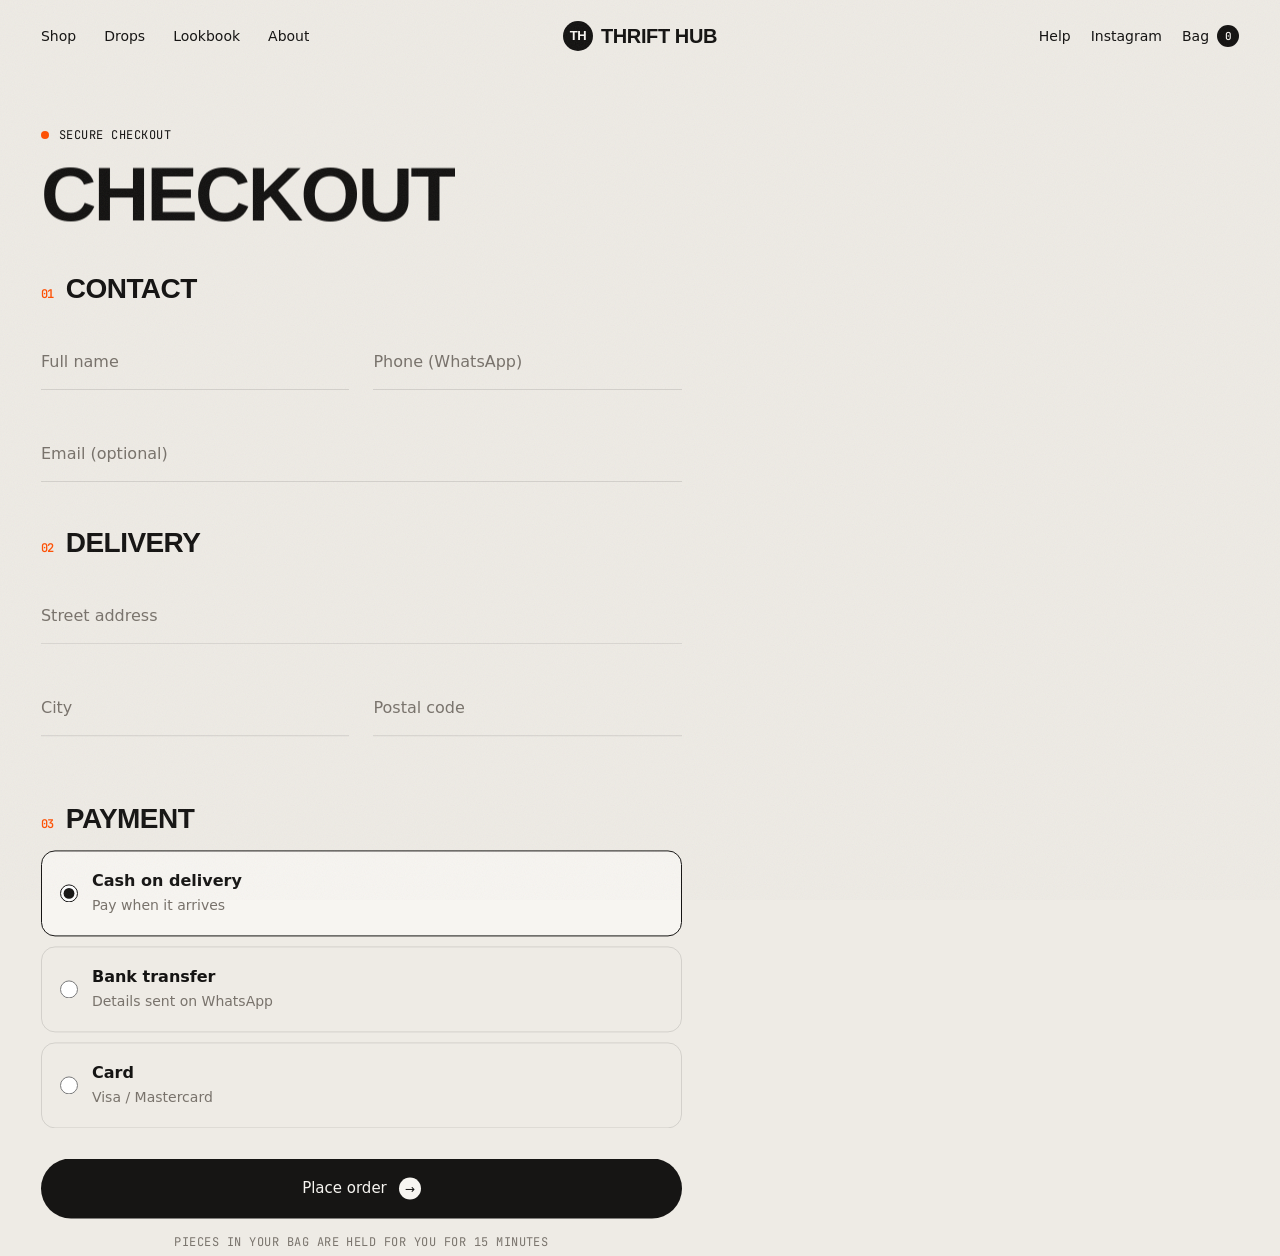
<file: checkout.html>
<!doctype html>
<html lang="en">
<head>
<meta charset="utf-8">
<meta name="viewport" content="width=device-width,initial-scale=1,viewport-fit=cover">
<meta name="theme-color" content="#EEEBE5">
<link rel="preconnect" href="https://api.fontshare.com"><link rel="preconnect" href="https://fonts.googleapis.com"><link rel="preconnect" href="https://fonts.gstatic.com" crossorigin>
<link href="https://api.fontshare.com/v2/css?f[]=clash-display@500,600&f[]=general-sans@400,500,600&display=swap" rel="stylesheet">
<link href="https://fonts.googleapis.com/css2?family=Instrument+Serif:ital@1&family=JetBrains+Mono:wght@400;500&family=Permanent+Marker&display=swap" rel="stylesheet">
<link rel="icon" href="assets/img/favicon.svg" type="image/svg+xml">
<link rel="stylesheet" href="assets/css/style.css">
<meta property="og:site_name" content="The Thrift Hub"><meta property="og:type" content="website">
<title>Checkout — The Thrift Hub</title>
</head>
<body data-page="checkout" data-nofooter="1">
<main id="coMain">
  <section class="checkout">
    <form id="coForm" novalidate>
      <p class="mono eyebrow">Secure checkout</p>
      <h1 class="display h-l" data-split="load" style="margin-top:14px">Checkout</h1>
      <p class="co-step"><small>01</small>Contact</p>
      <div class="two">
        <div class="field"><input id="fn" placeholder=" " required><label for="fn">Full name</label></div>
        <div class="field"><input id="fp" type="tel" placeholder=" " required pattern="[0-9+\s-]{10,}"><label for="fp">Phone (WhatsApp)</label></div>
      </div>
      <div class="field"><input id="fe" type="email" placeholder=" "><label for="fe">Email (optional)</label></div>
      <p class="co-step"><small>02</small>Delivery</p>
      <div class="field"><input id="fa" placeholder=" " required><label for="fa">Street address</label></div>
      <div class="two">
        <div class="field"><input id="fc" placeholder=" " required><label for="fc">City</label></div>
        <div class="field"><input id="fz" placeholder=" "><label for="fz">Postal code</label></div>
      </div>
      <p class="co-step"><small>03</small>Payment</p>
      <div class="pay">
        <label><input type="radio" name="pay" value="cod" checked> <span><b>Cash on delivery</b><br><span class="muted" style="font-size:14px">Pay when it arrives</span></span></label>
        <label><input type="radio" name="pay" value="bank"> <span><b>Bank transfer</b><br><span class="muted" style="font-size:14px">Details sent on WhatsApp</span></span></label>
        <label><input type="radio" name="pay" value="card"> <span><b>Card</b><br><span class="muted" style="font-size:14px">Visa / Mastercard</span></span></label>
      </div>
      <button class="btn full" type="submit" style="margin-top:30px;--h:60px">Place order <span class="arr">→</span></button>
      <p class="mono muted" style="margin-top:14px;text-align:center">Pieces in your bag are held for you for 15 minutes</p>
    </form>
    <aside class="co-sum" id="coSum"></aside>
  </section>
</main>
<script src="assets/vendor/gsap.min.js"></script>
<script src="assets/vendor/ScrollTrigger.min.js"></script>
<script src="assets/vendor/Flip.min.js"></script>
<script src="assets/vendor/lenis.min.js"></script>
<script src="assets/js/data.js"></script>
<script src="assets/js/main.js"></script>
<script src="assets/js/pages.js"></script>
</body>
</html>
</file>
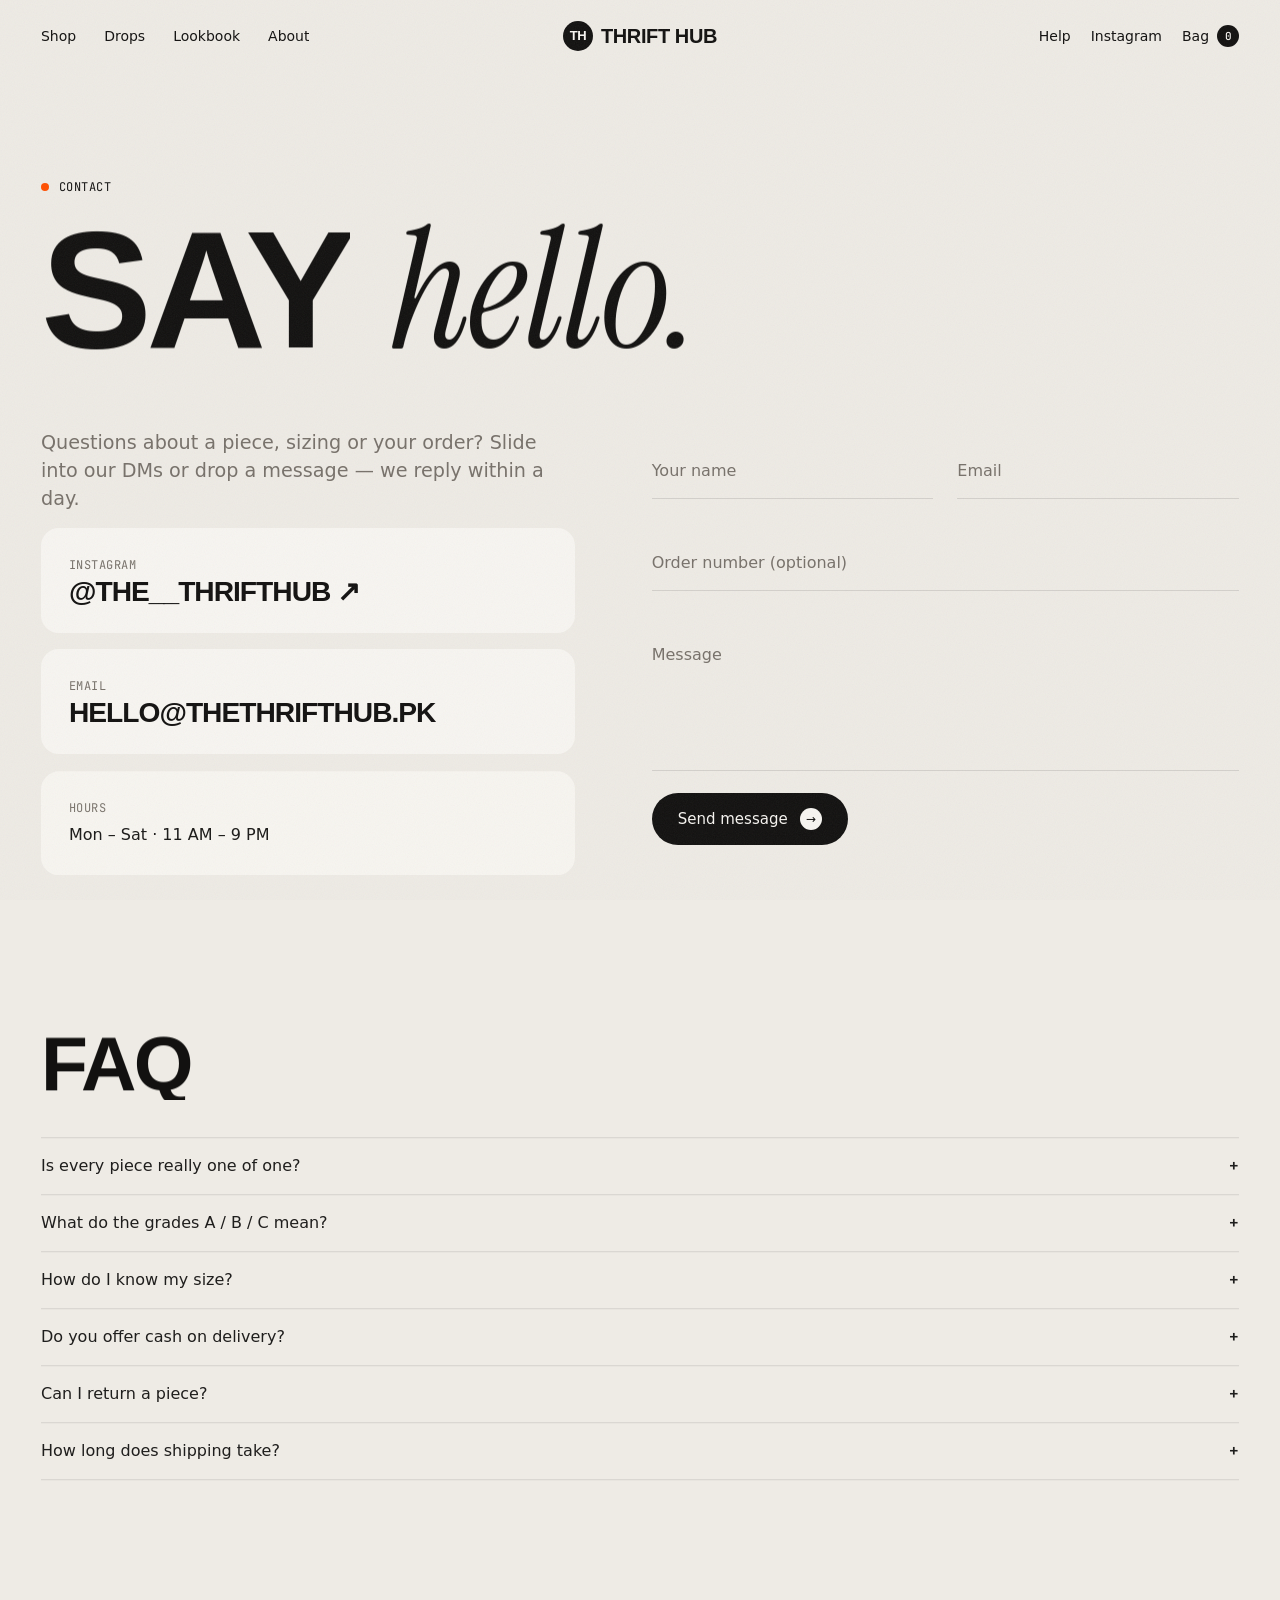
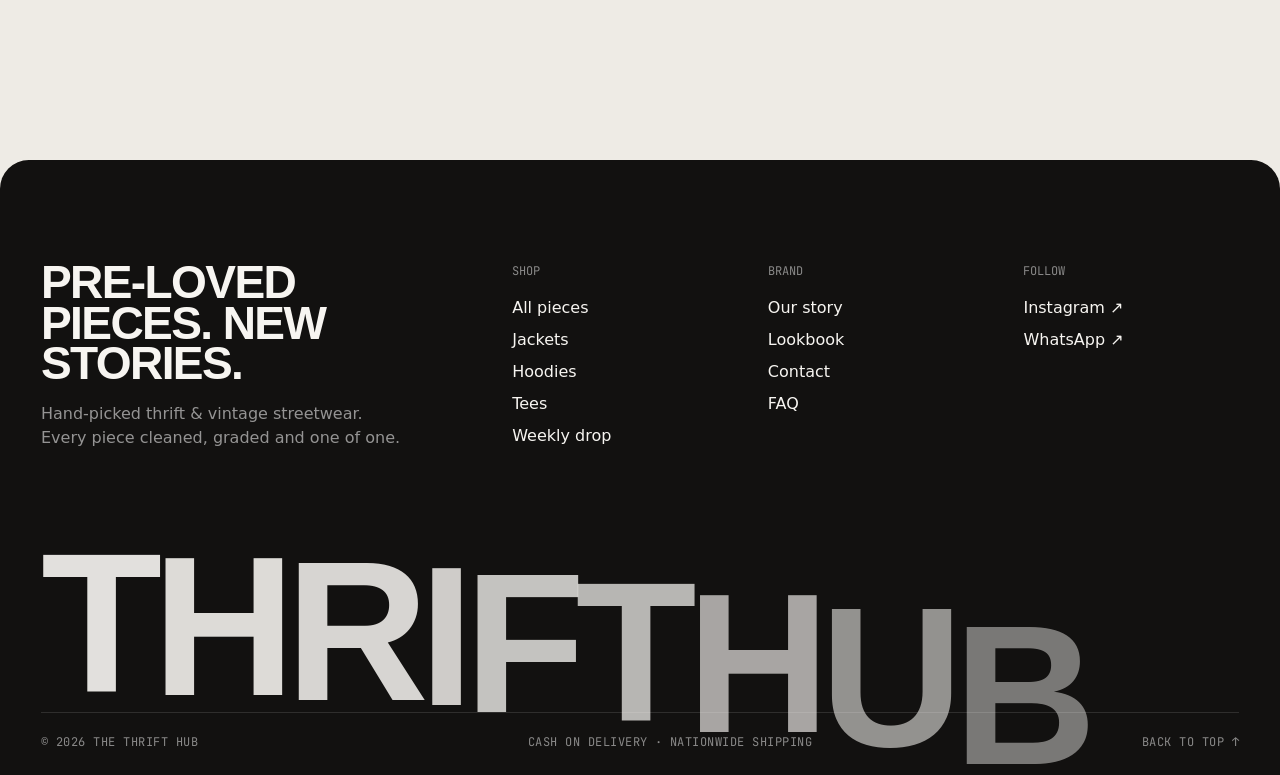
<file: contact.html>
<!doctype html>
<html lang="en">
<head>
<meta charset="utf-8">
<meta name="viewport" content="width=device-width,initial-scale=1,viewport-fit=cover">
<meta name="theme-color" content="#EEEBE5">
<link rel="preconnect" href="https://api.fontshare.com"><link rel="preconnect" href="https://fonts.googleapis.com"><link rel="preconnect" href="https://fonts.gstatic.com" crossorigin>
<link href="https://api.fontshare.com/v2/css?f[]=clash-display@500,600&f[]=general-sans@400,500,600&display=swap" rel="stylesheet">
<link href="https://fonts.googleapis.com/css2?family=Instrument+Serif:ital@1&family=JetBrains+Mono:wght@400;500&family=Permanent+Marker&display=swap" rel="stylesheet">
<link rel="icon" href="assets/img/favicon.svg" type="image/svg+xml">
<link rel="stylesheet" href="assets/css/style.css">
<meta property="og:site_name" content="The Thrift Hub"><meta property="og:type" content="website">
<title>Contact — The Thrift Hub</title>
</head>
<body data-page="contact">
<main>
  <header class="page-head">
    <p class="mono eyebrow" style="margin-bottom:20px">Contact</p>
    <h1 class="display" data-split="load">Say <span class="italic">hello.</span></h1>
  </header>
  <section class="contact">
    <div style="display:grid;gap:16px;align-content:start">
      <p class="lead muted" data-reveal>Questions about a piece, sizing or your order? Slide into our DMs or drop a message — we reply within a day.</p>
      <a class="info-card" data-reveal id="igCard" target="_blank" rel="noopener"><span class="mono muted">Instagram</span><span class="display h-s">@the__thrifthub ↗</span></a>
      <a class="info-card" data-reveal href="mailto:hello@thethrifthub.pk"><span class="mono muted">Email</span><span class="display h-s">hello@thethrifthub.pk</span></a>
      <div class="info-card" data-reveal><span class="mono muted">Hours</span><span>Mon – Sat · 11 AM – 9 PM</span></div>
    </div>
    <form id="cForm" novalidate data-reveal>
      <div class="two">
        <div class="field"><input id="cn" name="name" placeholder=" " required><label for="cn">Your name</label></div>
        <div class="field"><input id="ce" name="email" type="email" placeholder=" " required><label for="ce">Email</label></div>
      </div>
      <div class="field"><input id="co" name="order" placeholder=" "><label for="co">Order number (optional)</label></div>
      <div class="field"><textarea id="cm" name="msg" rows="4" placeholder=" " required></textarea><label for="cm">Message</label></div>
      <button class="btn" type="submit">Send message <span class="arr">→</span></button>
    </form>
  </section>

  <section class="section wrap" id="faq">
    <h2 class="display h-l" data-split style="margin-bottom:40px">FAQ</h2>
    <div class="acc" data-reveal>
      <details><summary>Is every piece really one of one?</summary><div class="body">Yes. Thrift means each item is unique. Once it sells, it's gone — we never restock the exact same piece.</div></details>
      <details><summary>What do the grades A / B / C mean?</summary><div class="body">A — like new, no visible wear. B — light wear like small fading. C — visible character (a mark, a repair). Any flaw is shown in the photos and written in the description.</div></details>
      <details><summary>How do I know my size?</summary><div class="body">Tag sizes vary across brands and decades, so we measure every piece flat. Compare the measurements with a piece you already own.</div></details>
      <details><summary>Do you offer cash on delivery?</summary><div class="body">Yes, COD is available nationwide. You can also pay by bank transfer or card.</div></details>
      <details><summary>Can I return a piece?</summary><div class="body">If something doesn't match its description, message us within 3 days of delivery and we'll sort it out.</div></details>
      <details><summary>How long does shipping take?</summary><div class="body">We dispatch within 48 hours. Delivery usually takes 2–5 working days depending on your city.</div></details>
    </div>
  </section>
</main>
<script src="assets/vendor/gsap.min.js"></script>
<script src="assets/vendor/ScrollTrigger.min.js"></script>
<script src="assets/vendor/Flip.min.js"></script>
<script src="assets/vendor/lenis.min.js"></script>
<script src="assets/js/data.js"></script>
<script src="assets/js/main.js"></script>
<script src="assets/js/pages.js"></script>
</body>
</html>
</file>
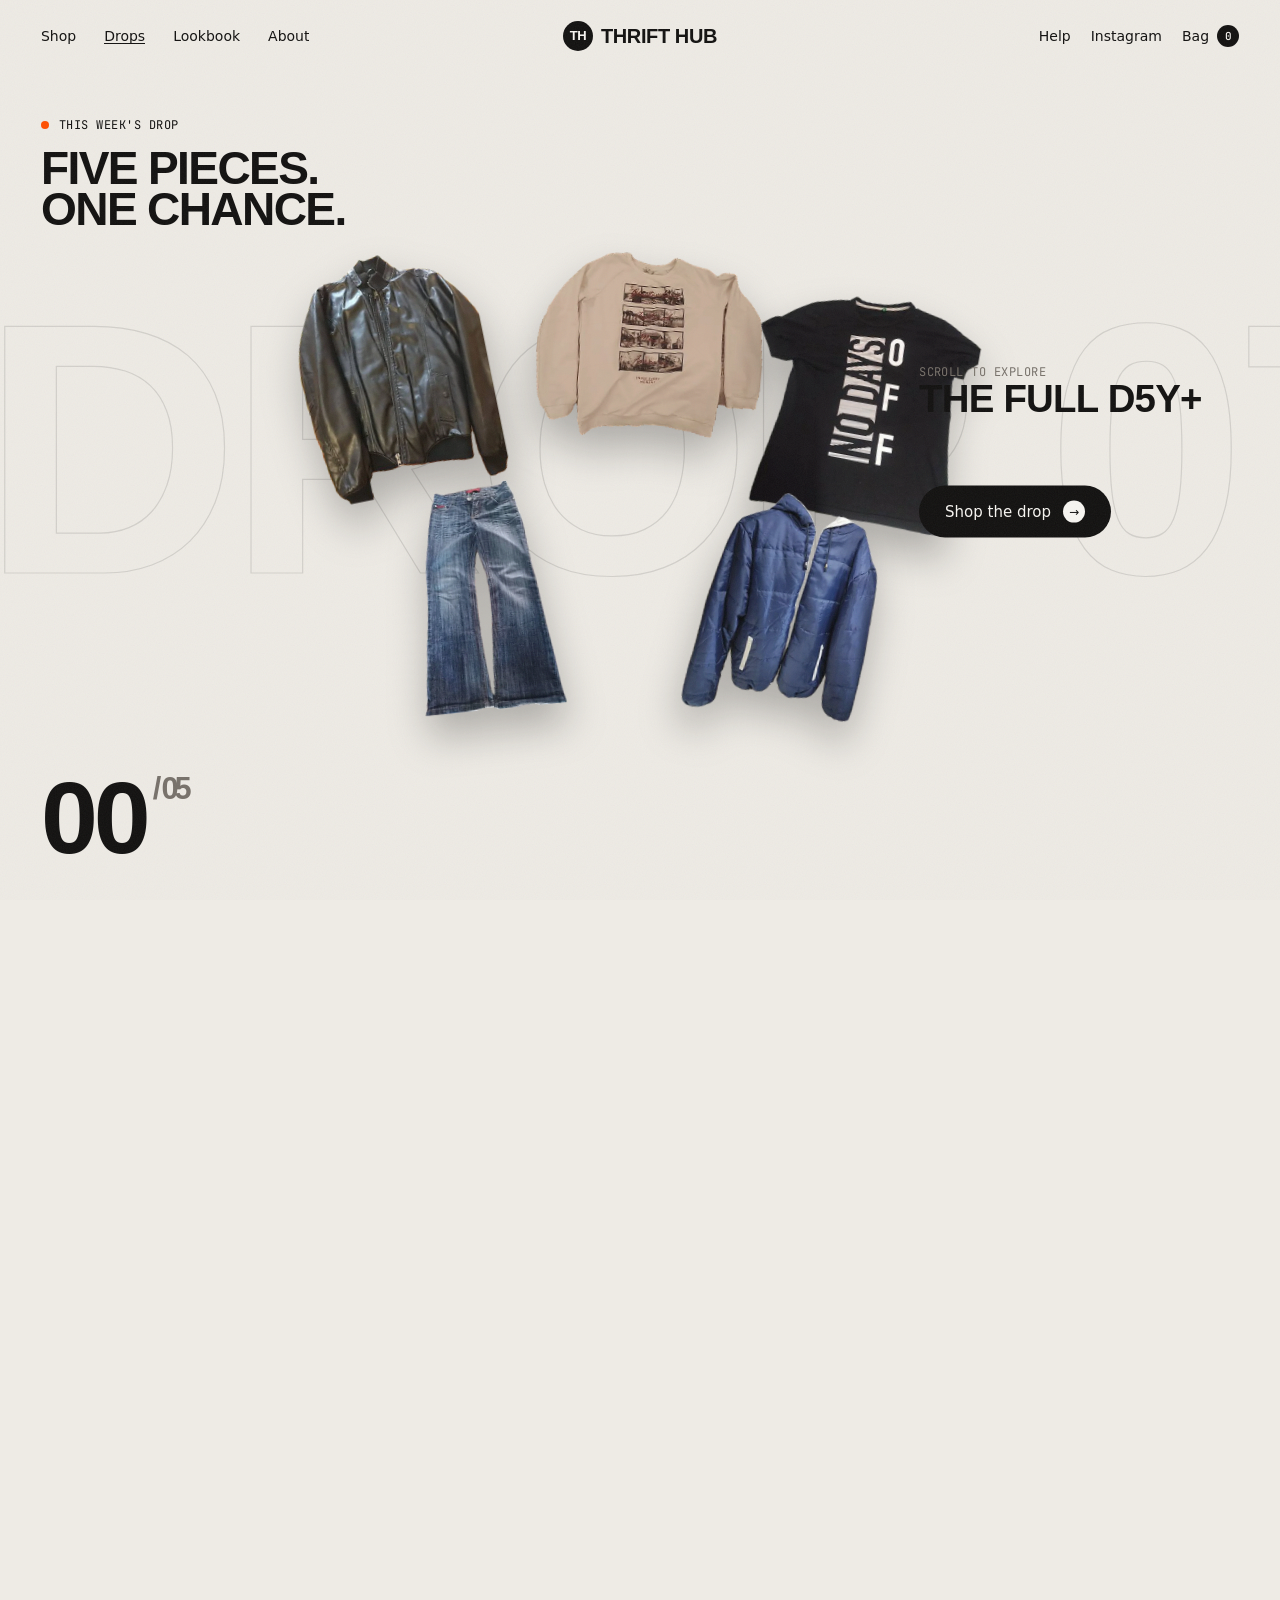
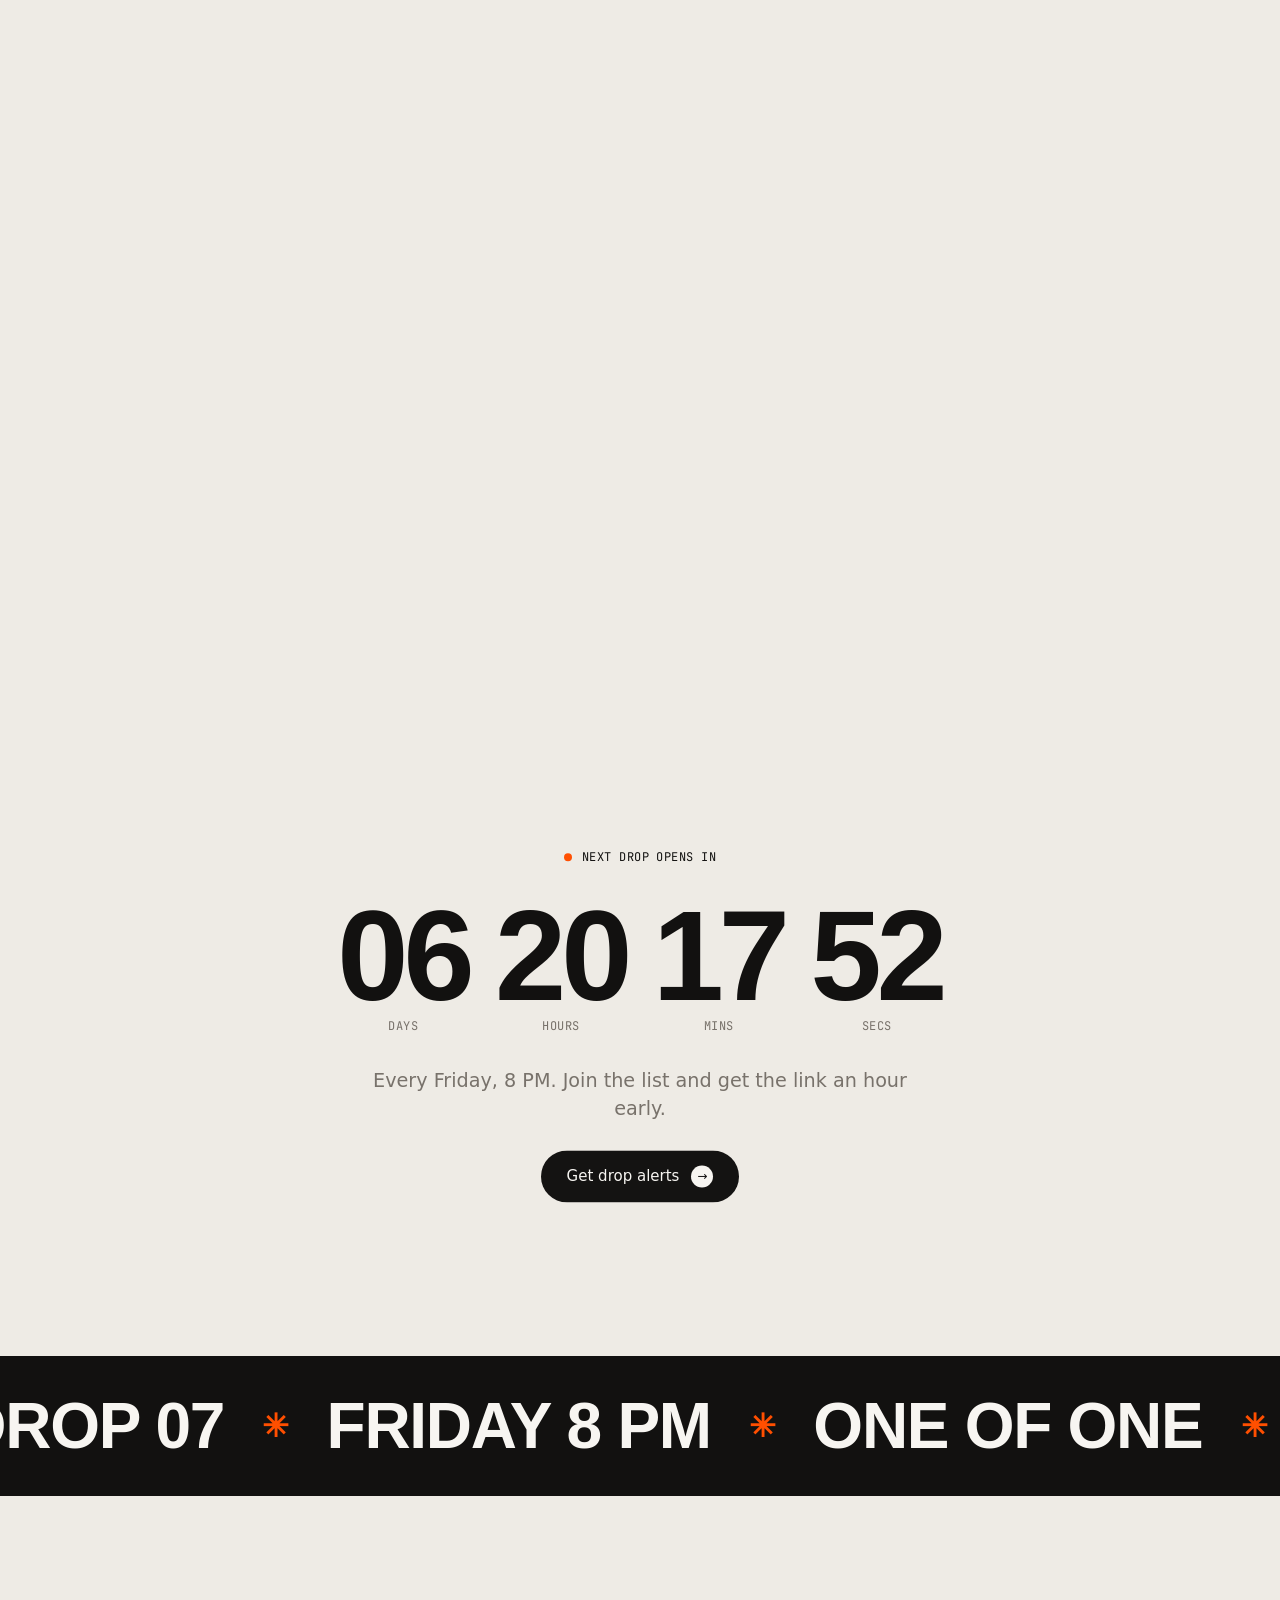
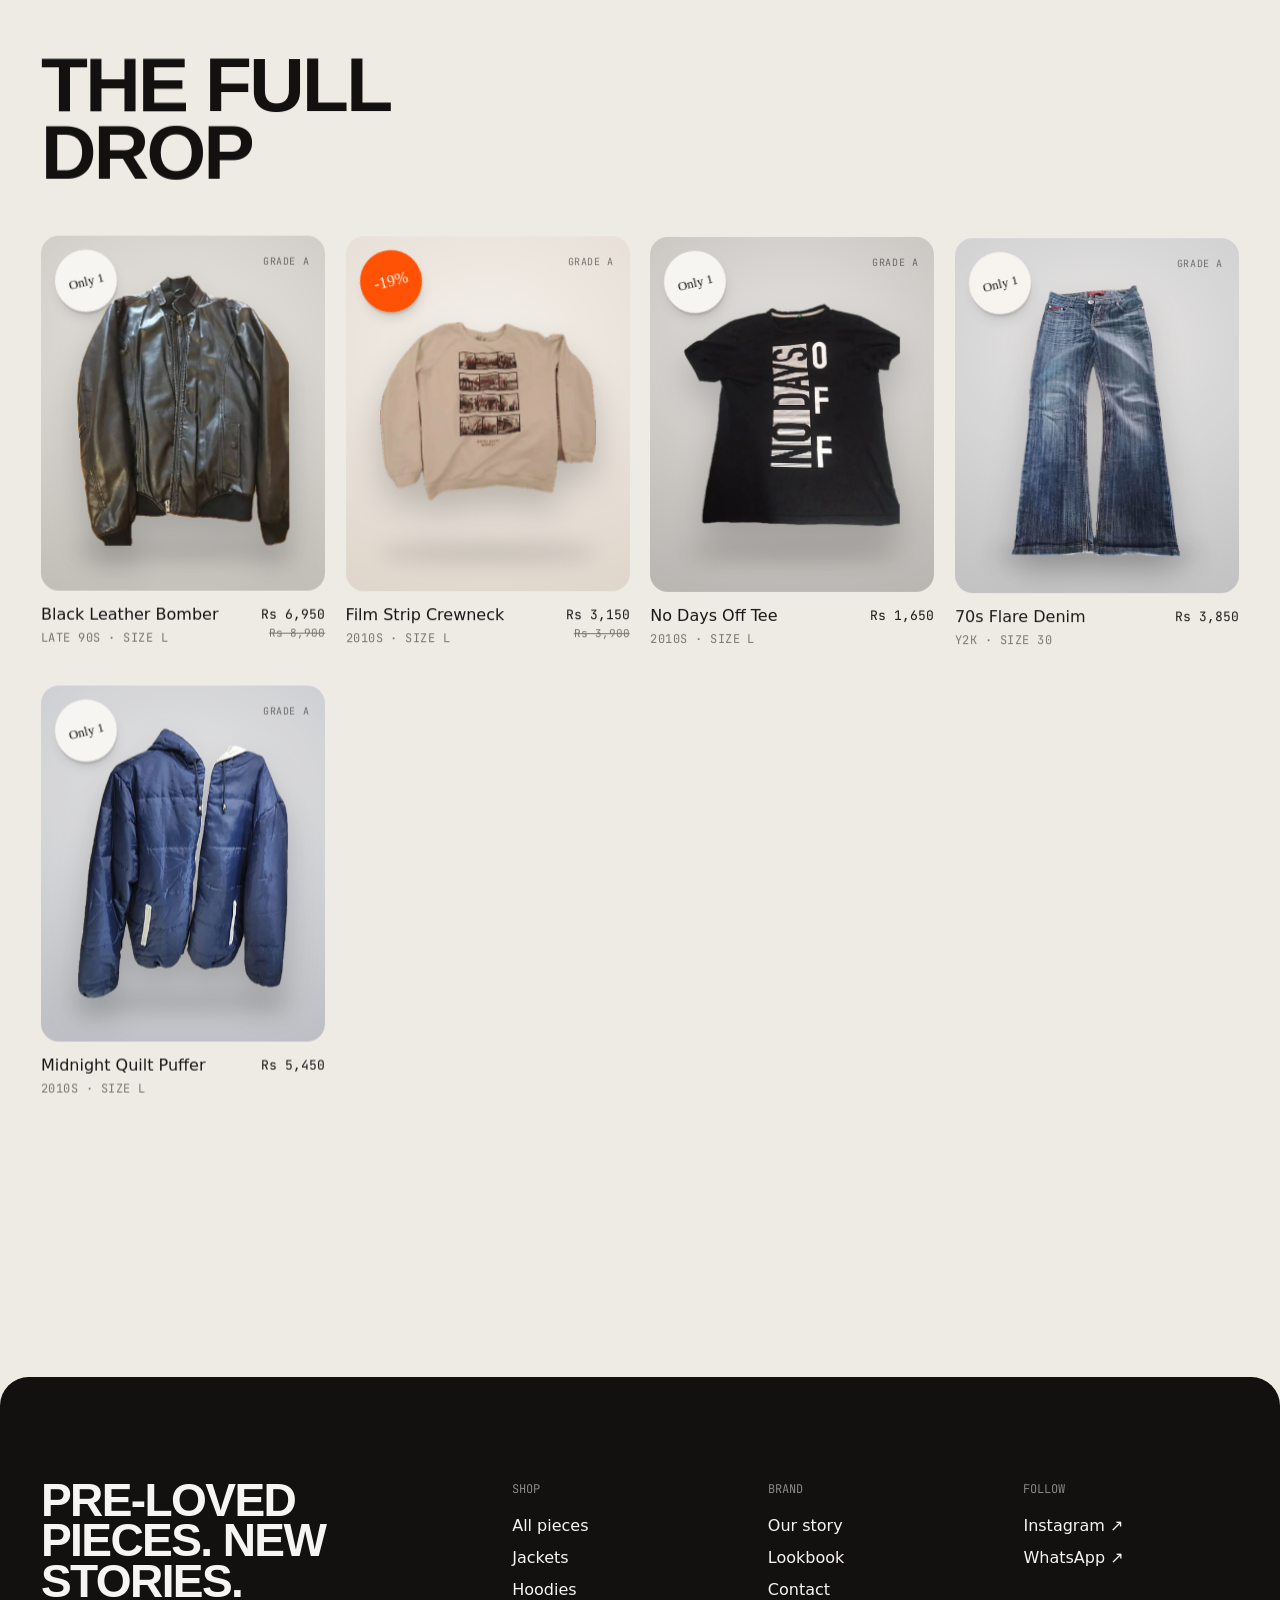
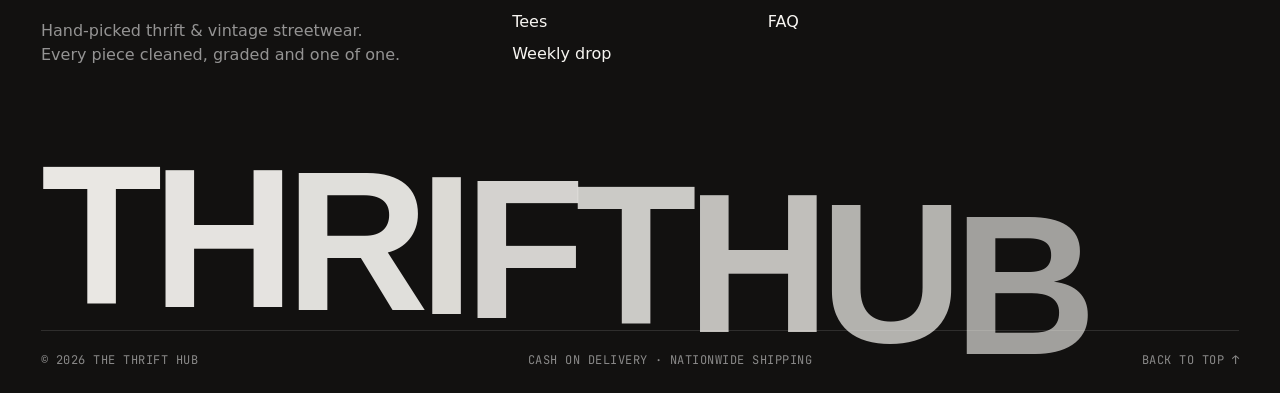
<file: drops.html>
<!doctype html>
<html lang="en">
<head>
<meta charset="utf-8">
<meta name="viewport" content="width=device-width,initial-scale=1,viewport-fit=cover">
<meta name="theme-color" content="#EEEBE5">
<link rel="preconnect" href="https://api.fontshare.com"><link rel="preconnect" href="https://fonts.googleapis.com"><link rel="preconnect" href="https://fonts.gstatic.com" crossorigin>
<link href="https://api.fontshare.com/v2/css?f[]=clash-display@500,600&f[]=general-sans@400,500,600&display=swap" rel="stylesheet">
<link href="https://fonts.googleapis.com/css2?family=Instrument+Serif:ital@1&family=JetBrains+Mono:wght@400;500&family=Permanent+Marker&display=swap" rel="stylesheet">
<link rel="icon" href="assets/img/favicon.svg" type="image/svg+xml">
<link rel="stylesheet" href="assets/css/style.css">
<meta property="og:site_name" content="The Thrift Hub"><meta property="og:type" content="website">
<title>Weekly Drop — The Thrift Hub</title>
<meta name="description" content="A new batch of one-of-one thrift pieces every Friday.">
</head>
<body data-page="drops">
<main>
  <section class="drops" id="drops">
    <div class="drops-bg"><div class="display" id="dWord">DROP 07</div></div>
    <div class="d-left">
      <p class="mono eyebrow">This week's drop</p>
      <h1 class="display h-m" data-split="load" style="margin-top:12px">Five pieces.<br>One chance.</h1>
    </div>
    <div id="dStage"></div>
    <div class="d-panel">
      <p class="mono muted" id="dMeta">Scroll to explore</p>
      <p class="pname" id="dName">The full drop</p>
      <p class="mono" id="dPrice" style="font-size:16px;margin-top:6px"></p>
      <div class="swatches" id="dSw" aria-label="Preview colourways"></div>
      <a class="btn" id="dBtn" href="shop.html" style="margin-top:22px">Shop the drop <span class="arr">→</span></a>
    </div>
    <div class="d-count"><span id="dIdx">00</span><small>/ 05</small></div>
  </section>

  <section class="section wrap" style="text-align:center">
    <p class="mono eyebrow" data-reveal>Next drop opens in</p>
    <div class="countdown" id="cd" style="justify-content:center;margin:30px 0">
      <div><b data-cd="d">00</b><span class="mono muted">Days</span></div>
      <div><b data-cd="h">00</b><span class="mono muted">Hours</span></div>
      <div><b data-cd="m">00</b><span class="mono muted">Mins</span></div>
      <div><b data-cd="s">00</b><span class="mono muted">Secs</span></div>
    </div>
    <p class="lead muted" style="margin:0 auto 28px" data-reveal>Every Friday, 8 PM. Join the list and get the link an hour early.</p>
    <a class="btn" href="index.html#newsForm" data-reveal>Get drop alerts <span class="arr">→</span></a>
  </section>

  <div class="marquee dark"><div class="marquee-track"><span>Drop 07</span><span>Friday 8 PM</span><span>One of one</span><span>Be quick</span></div></div>

  <section class="section">
    <div class="wrap" style="margin-bottom:10px"><h2 class="display h-l" data-split>The full<br>drop</h2></div>
    <div class="grid" id="dGrid"></div>
  </section>
</main>
<script src="assets/vendor/gsap.min.js"></script>
<script src="assets/vendor/ScrollTrigger.min.js"></script>
<script src="assets/vendor/Flip.min.js"></script>
<script src="assets/vendor/lenis.min.js"></script>
<script src="assets/js/data.js"></script>
<script src="assets/js/main.js"></script>
<script src="assets/js/pages.js"></script>
</body>
</html>
</file>
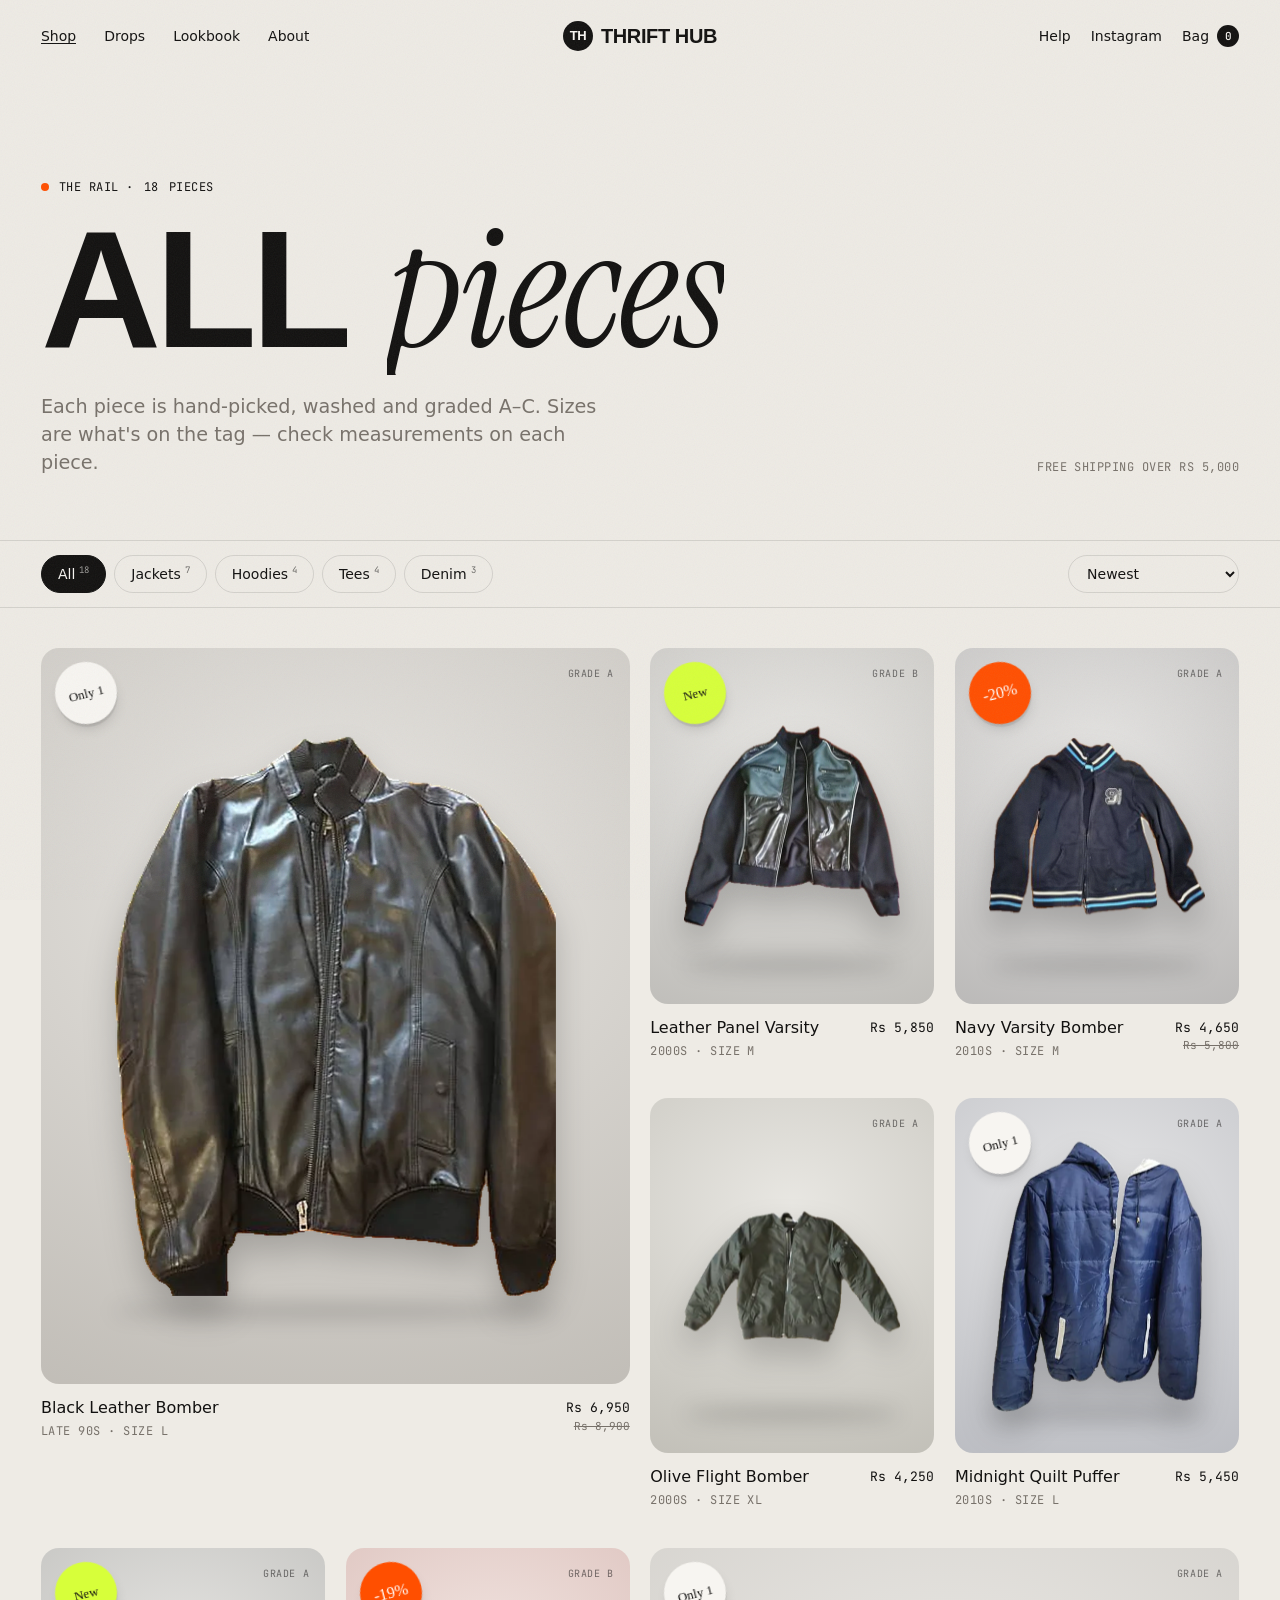
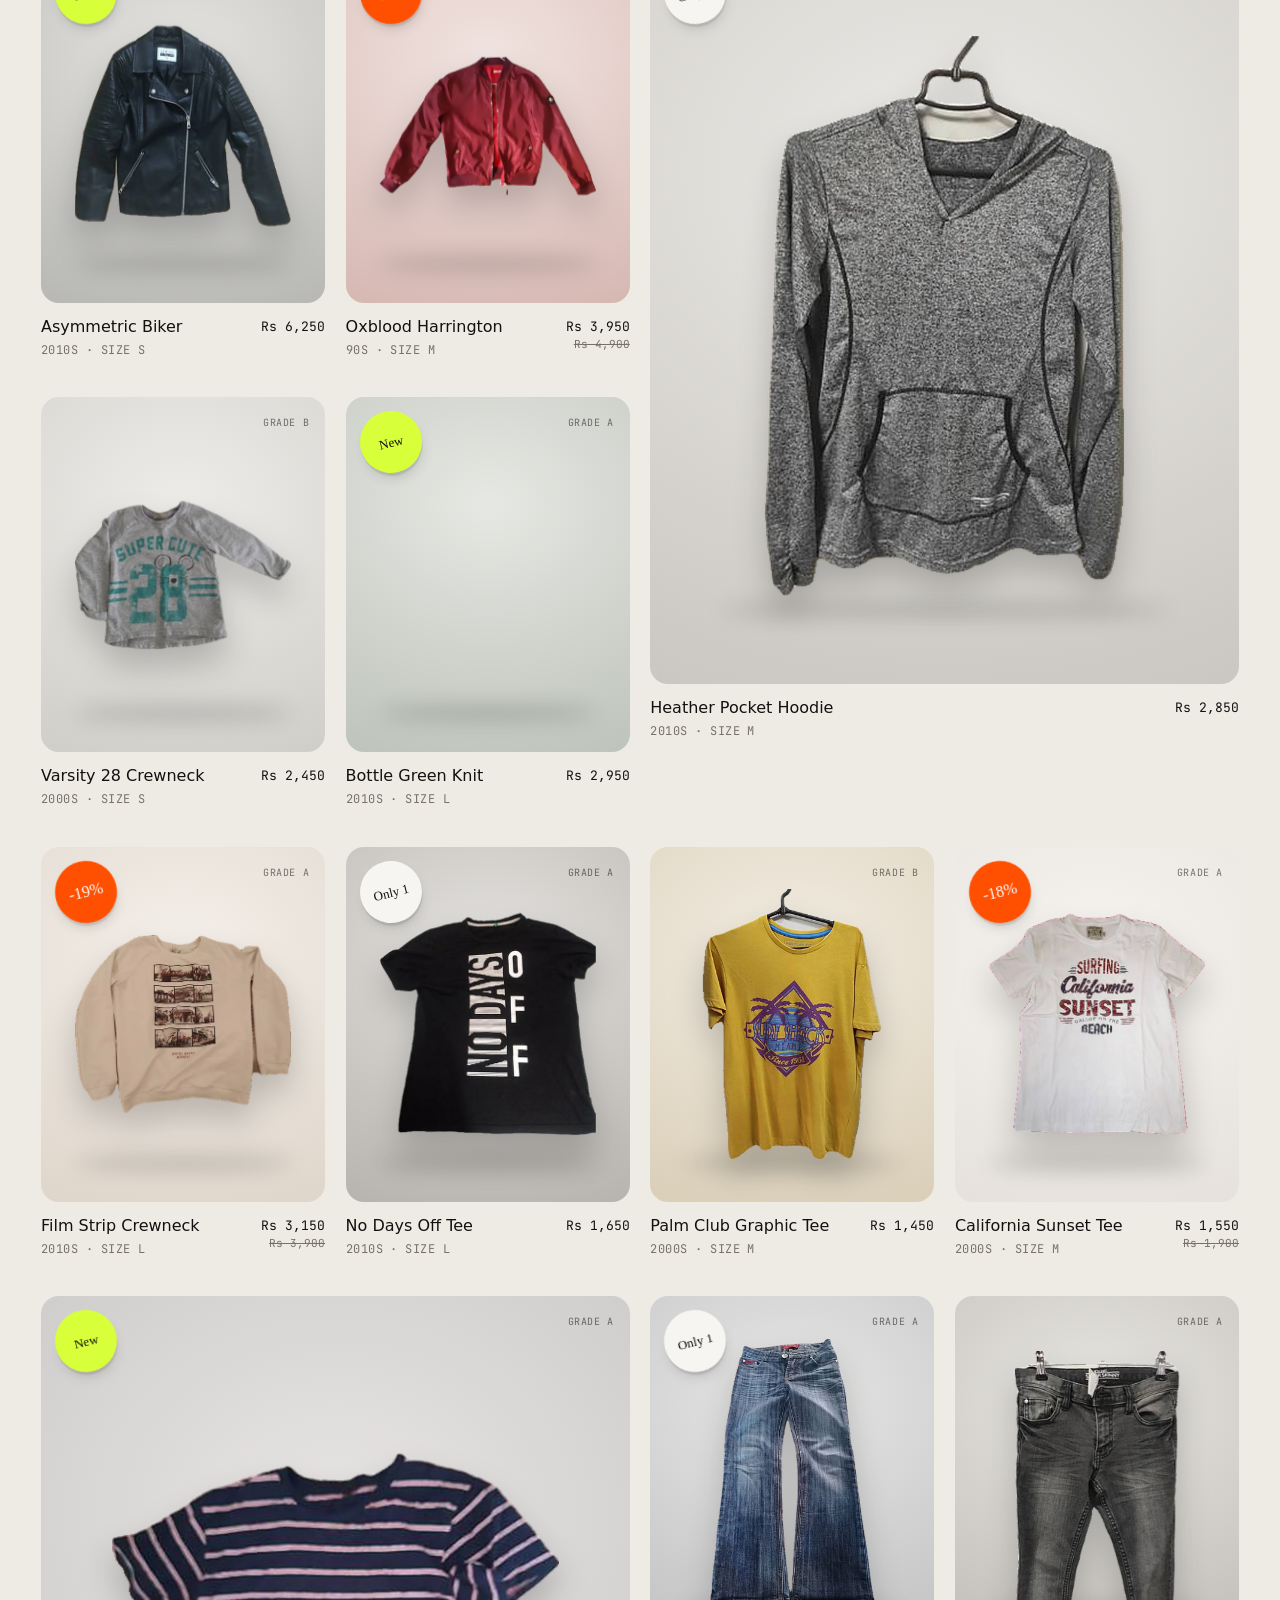
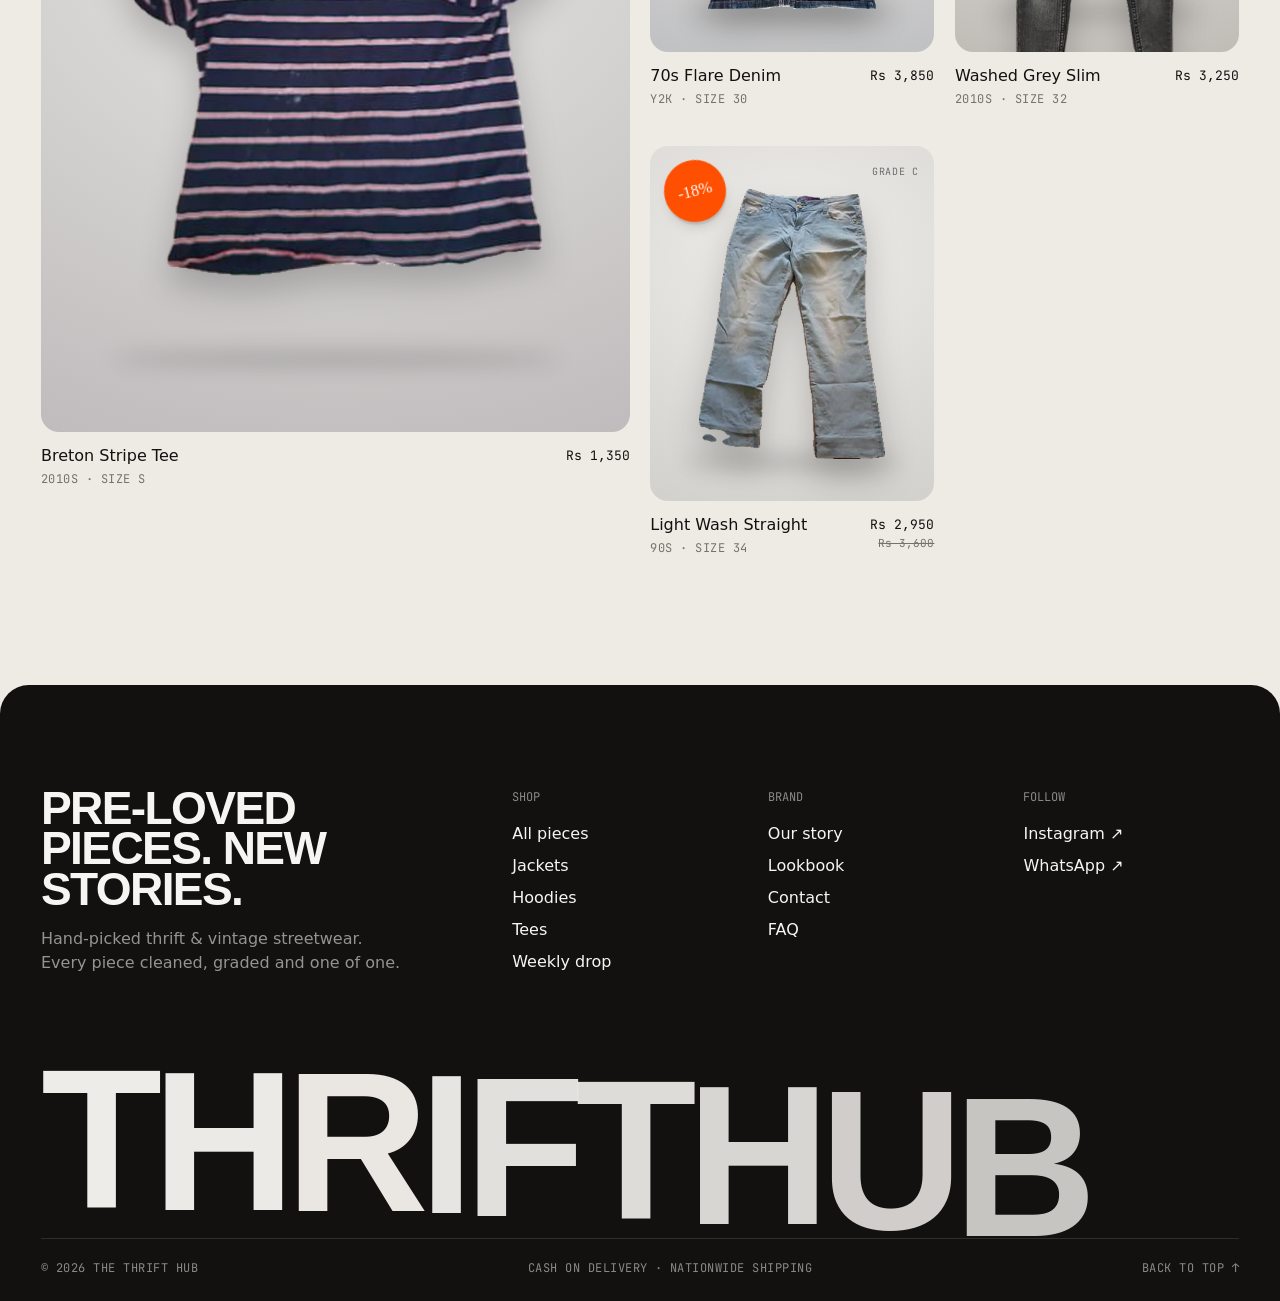
<file: shop.html>
<!doctype html>
<html lang="en">
<head>
<meta charset="utf-8">
<meta name="viewport" content="width=device-width,initial-scale=1,viewport-fit=cover">
<meta name="theme-color" content="#EEEBE5">
<link rel="preconnect" href="https://api.fontshare.com"><link rel="preconnect" href="https://fonts.googleapis.com"><link rel="preconnect" href="https://fonts.gstatic.com" crossorigin>
<link href="https://api.fontshare.com/v2/css?f[]=clash-display@500,600&f[]=general-sans@400,500,600&display=swap" rel="stylesheet">
<link href="https://fonts.googleapis.com/css2?family=Instrument+Serif:ital@1&family=JetBrains+Mono:wght@400;500&family=Permanent+Marker&display=swap" rel="stylesheet">
<link rel="icon" href="assets/img/favicon.svg" type="image/svg+xml">
<link rel="stylesheet" href="assets/css/style.css">
<meta property="og:site_name" content="The Thrift Hub"><meta property="og:type" content="website">
<title>Shop — The Thrift Hub</title>
<meta name="description" content="Shop one-of-one thrift jackets, hoodies, tees, denim and shirts.">
</head>
<body data-page="shop">
<main>
  <header class="page-head">
    <p class="mono eyebrow" style="margin-bottom:20px">The rail · <span id="total">0</span> pieces</p>
    <h1 class="display" data-split="load">All <span class="italic">pieces</span></h1>
    <div class="sub">
      <p class="lead muted" data-reveal>Each piece is hand-picked, washed and graded A–C. Sizes are what's on the tag — check measurements on each piece.</p>
      <p class="mono muted" data-reveal>Free shipping over Rs 5,000</p>
    </div>
  </header>
  <div class="toolbar">
    <div class="filters" id="filters" role="tablist" aria-label="Filter by category"></div>
    <select class="sort" id="sort" aria-label="Sort">
      <option value="new">Newest</option>
      <option value="low">Price: low to high</option>
      <option value="high">Price: high to low</option>
      <option value="sale">On sale first</option>
    </select>
  </div>
  <div class="grid" id="grid"></div>
</main>
<script src="assets/vendor/gsap.min.js"></script>
<script src="assets/vendor/ScrollTrigger.min.js"></script>
<script src="assets/vendor/Flip.min.js"></script>
<script src="assets/vendor/lenis.min.js"></script>
<script src="assets/js/data.js"></script>
<script src="assets/js/main.js"></script>
<script src="assets/js/pages.js"></script>
</body>
</html>
</file>
<file: assets/css/style.css>
/* =========================================================
   THE THRIFT HUB — 2026 design system
   ========================================================= */
:root{
  --bg:#EEEBE5; --bg-2:#E4E0D8; --paper:#F7F5F1; --ink:#121110; --ink-2:#2b2926;
  --muted:#77716a; --line:rgba(18,17,16,.12); --accent:#FF4F00; --lime:#D7FF3A; --f-marker:"Permanent Marker","Comic Sans MS",cursive; --olive:#5d6b4c;
  --f-display:"Clash Display","Anton","Arial Narrow",sans-serif;
  --f-body:"General Sans","Inter",system-ui,sans-serif;
  --f-mono:"JetBrains Mono",ui-monospace,monospace;
  --pad:clamp(16px,3.2vw,48px); --r:18px; --ease:cubic-bezier(.22,1,.36,1);
  --head:72px;
}
*,*::before,*::after{box-sizing:border-box;margin:0;padding:0}
html.lenis,html.lenis body{height:auto}
.lenis.lenis-smooth{scroll-behavior:auto!important}
.lenis.lenis-stopped{overflow:hidden}
html{-webkit-text-size-adjust:100%}
body{background:var(--bg);color:var(--ink);font-family:var(--f-body);font-size:16px;line-height:1.5;-webkit-font-smoothing:antialiased;overflow-x:hidden}
img{display:block;max-width:100%;height:auto}
a{color:inherit;text-decoration:none}
button,input,select,textarea{font:inherit;color:inherit;background:none;border:0;outline:0}
button{cursor:pointer}
::selection{background:var(--ink);color:var(--bg)}
:focus-visible{outline:2px solid var(--accent);outline-offset:3px;border-radius:6px}

/* grain */
body::after{content:"";position:fixed;inset:0;pointer-events:none;z-index:9990;opacity:.06;
  background-image:url("data:image/svg+xml,%3Csvg xmlns='http://www.w3.org/2000/svg' width='160' height='160'%3E%3Cfilter id='n'%3E%3CfeTurbulence type='fractalNoise' baseFrequency='.9' numOctaves='3' stitchTiles='stitch'/%3E%3C/filter%3E%3Crect width='100%25' height='100%25' filter='url(%23n)'/%3E%3C/svg%3E");
}

/* type */
.display{font-family:var(--f-display);font-weight:600;line-height:.88;letter-spacing:-.035em;text-transform:uppercase}
.h-xxl{font-size:clamp(64px,15vw,260px)}
.h-xl{font-size:clamp(48px,9vw,150px)}
.h-l{font-size:clamp(38px,6vw,96px)}
.h-m{font-size:clamp(28px,3.6vw,56px)}
.h-s{font-size:clamp(22px,2.2vw,32px)}
.mono{font-family:var(--f-mono);font-size:12px;letter-spacing:.04em;text-transform:uppercase}
.muted{color:var(--muted)}
.accent{color:var(--accent)}
.lead{font-size:clamp(17px,1.5vw,21px);line-height:1.45;max-width:46ch}
.italic{font-family:"Instrument Serif",serif;font-style:italic;font-weight:400;text-transform:none;letter-spacing:-.01em}

/* layout */
.wrap{padding-inline:var(--pad)}
.section{padding-block:clamp(80px,12vw,180px)}
.row{display:flex;gap:16px;align-items:center}
.between{justify-content:space-between}
.eyebrow{display:inline-flex;align-items:center;gap:10px}
.eyebrow::before{content:"";width:8px;height:8px;border-radius:50%;background:var(--accent)}
.rule{height:1px;background:var(--line);transform-origin:left}

/* split text */
.w{display:inline-block;overflow:hidden;vertical-align:top;padding-bottom:.06em;margin-bottom:-.06em}
.w>span{display:inline-block;will-change:transform}

/* buttons */
.btn{--h:52px;position:relative;display:inline-flex;align-items:center;gap:12px;height:var(--h);padding:0 26px;border-radius:999px;
  background:var(--ink);color:var(--paper);font-weight:500;font-size:15px;overflow:hidden;isolation:isolate;white-space:nowrap}
.btn::before{content:"";position:absolute;inset:0;background:var(--accent);border-radius:inherit;transform:translateY(101%);transition:transform .6s var(--ease);z-index:-1}
.btn:hover::before{transform:translateY(0)}
.btn .arr{width:22px;height:22px;border-radius:50%;background:var(--paper);color:var(--ink);display:grid;place-items:center;font-size:12px;transition:transform .5s var(--ease)}
.btn:hover .arr{transform:rotate(-45deg)}
.btn.ghost{background:transparent;color:var(--ink);border:1px solid var(--ink)}
.btn.ghost::before{background:var(--ink)}
.btn.ghost:hover{color:var(--paper)}
.btn.light{background:var(--paper);color:var(--ink)}
.btn.light .arr{background:var(--ink);color:var(--paper)}
.btn.full{width:100%;justify-content:center}
.link-u{background:linear-gradient(currentColor,currentColor) 0 100%/0 1px no-repeat;transition:background-size .5s var(--ease)}
.link-u:hover{background-size:100% 1px}

/* image placeholder / fallback */
.media{position:relative;overflow:hidden;background:var(--tone,var(--bg-2))}
.media img{width:100%;height:100%;object-fit:cover}
.media.fail img{display:none}
.media.fail::after{content:attr(data-label);position:absolute;inset:0;display:grid;place-items:center;text-align:center;padding:12%;
  font-family:var(--f-display);font-weight:600;text-transform:uppercase;letter-spacing:-.02em;line-height:.9;font-size:clamp(20px,3vw,44px);color:rgba(255,255,255,.85);mix-blend-mode:difference}

/* ===== header ===== */
.header{position:fixed;inset:0 0 auto;z-index:100;height:var(--head);display:grid;grid-template-columns:1fr auto 1fr;align-items:center;padding-inline:var(--pad);
  transition:transform .6s var(--ease),background .4s,backdrop-filter .4s}
.header.scrolled{background:rgba(238,235,229,.72);backdrop-filter:blur(10px);-webkit-backdrop-filter:blur(10px);border-bottom:1px solid var(--line)}
.header.hide{transform:translateY(-100%)}
.header.on-dark:not(.scrolled){color:var(--paper)}
.nav{display:flex;gap:28px;font-size:14px;font-weight:500}
.nav a{position:relative;overflow:hidden;display:inline-block;height:1.3em;line-height:1.3}
.nav a span{display:block;transition:transform .5s var(--ease)}
.nav a span+span{position:absolute;inset:0;transform:translateY(100%)}
.nav a:hover span:first-child{transform:translateY(-100%)}
.nav a:hover span+span{transform:translateY(0)}
.nav a.active span:first-child::after{content:"";position:absolute;left:0;right:0;bottom:1px;height:1px;background:currentColor}
.logo{font-family:var(--f-display);font-weight:600;font-size:20px;letter-spacing:-.02em;text-transform:uppercase;display:flex;align-items:center;gap:8px}
.logo b{display:inline-grid;place-items:center;width:30px;height:30px;border-radius:50%;background:var(--ink);color:var(--paper);font-size:13px}
.header.on-dark:not(.scrolled) .logo b{background:var(--paper);color:var(--ink)}
.h-right{display:flex;justify-content:flex-end;align-items:center;gap:20px;font-size:14px;font-weight:500}
.bag-btn{display:inline-flex;align-items:center;gap:8px}
.bag-count{min-width:22px;height:22px;padding:0 6px;border-radius:99px;background:var(--ink);color:var(--paper);display:inline-grid;place-items:center;font-size:11px;font-family:var(--f-mono)}
.header.on-dark:not(.scrolled) .bag-count{background:var(--paper);color:var(--ink)}
.bag-count.bump{animation:bump .6s var(--ease)}
@keyframes bump{40%{transform:scale(1.5)}}
.menu-btn{display:none;width:44px;height:44px;border-radius:50%;border:1px solid currentColor;position:relative}
.menu-btn i{position:absolute;left:13px;right:13px;height:1.5px;background:currentColor;transition:transform .5s var(--ease)}
.menu-btn i:first-child{top:18px}.menu-btn i:last-child{top:25px}
.menu-open .menu-btn i:first-child{transform:translateY(3.5px) rotate(45deg)}
.menu-open .menu-btn i:last-child{transform:translateY(-3.5px) rotate(-45deg)}

.mobile-menu{position:fixed;inset:0;z-index:99;background:var(--ink);color:var(--paper);padding:calc(var(--head) + 30px) var(--pad) 30px;display:flex;flex-direction:column;justify-content:space-between;clip-path:inset(0 0 100% 0);visibility:hidden}
.mobile-menu nav{display:flex;flex-direction:column}
.mobile-menu nav a{font-family:var(--f-display);font-weight:600;text-transform:uppercase;font-size:clamp(48px,14vw,90px);line-height:.95;letter-spacing:-.03em;overflow:hidden}
.mobile-menu nav a span{display:block}
.menu-open .header{color:var(--paper)}
.menu-open .header .logo b{background:var(--paper);color:var(--ink)}

/* ===== preloader / transition ===== */
.preloader{position:fixed;inset:0;z-index:9999;background:var(--ink);color:var(--paper);display:flex;flex-direction:column;justify-content:space-between;padding:var(--pad)}
.preloader .count{font-family:var(--f-display);font-weight:600;font-size:clamp(90px,22vw,320px);line-height:.8;letter-spacing:-.05em;align-self:flex-end}
.preloader .bar{height:2px;background:rgba(255,255,255,.15);position:relative;overflow:hidden}
.preloader .bar i{position:absolute;inset:0;background:var(--accent);transform-origin:left;transform:scaleX(0)}
.pt{position:fixed;inset:0;z-index:9998;pointer-events:none;display:grid;grid-template-columns:repeat(5,1fr)}
.pt i{background:var(--ink);transform:scaleY(1);transform-origin:top}

/* ===== cursor ===== */
.cursor{position:fixed;left:0;top:0;z-index:9997;pointer-events:none;width:10px;height:10px;margin:-5px 0 0 -5px;border-radius:50%;background:var(--ink);mix-blend-mode:difference;filter:invert(1);
  display:grid;place-items:center;opacity:0;transition:opacity .3s,width .4s var(--ease),height .4s var(--ease),margin .4s var(--ease)}
.cursor span{font-family:var(--f-mono);font-size:11px;text-transform:uppercase;color:var(--paper);opacity:0;transition:opacity .3s}
.cursor.big{width:86px;height:86px;margin:-43px 0 0 -43px;mix-blend-mode:normal;filter:none;background:var(--accent)}
.cursor.big span{opacity:1}
@media (hover:none){.cursor{display:none}}

/* ===== marquee ===== */
.marquee{overflow:hidden;border-block:1px solid var(--line);padding-block:22px;white-space:nowrap;background:var(--paper)}
.marquee.dark{background:var(--ink);color:var(--paper);border:0}
.marquee-track{display:inline-flex;will-change:transform}
.marquee-track span{font-family:var(--f-display);font-weight:600;text-transform:uppercase;font-size:clamp(32px,5vw,72px);letter-spacing:-.02em;padding-right:.6em;display:inline-flex;align-items:center;gap:.6em}
.marquee-track span::after{content:"✳";font-size:.5em;color:var(--accent)}

/* ===== manifesto ===== */
.manifesto p{font-family:var(--f-display);font-weight:500;font-size:clamp(30px,4.6vw,76px);line-height:1;letter-spacing:-.03em;text-transform:uppercase;max-width:18ch}
.manifesto p .mw{opacity:.12;transition:none}
.manifesto .img-inline{display:inline-block;width:1.6em;height:.8em;border-radius:99px;vertical-align:middle;overflow:hidden;margin:0 .1em}

/* ===== horizontal scroll ===== */
.hs{overflow:hidden;background:var(--ink);color:var(--paper)}
.hs-inner{height:100svh;display:flex;flex-direction:column;justify-content:center;gap:40px}
.hs-track{display:flex;gap:clamp(16px,2vw,28px);padding-inline:var(--pad);width:max-content;will-change:transform}
.hs-intro{flex:0 0 min(80vw,520px);display:flex;flex-direction:column;justify-content:space-between;padding-right:40px}
.hs .card-info .price s{color:rgba(255,255,255,.45)}

/* ===== clip reveal ===== */
.clip{position:relative;height:230svh;background:var(--ink)}
.clip-inner{position:sticky;top:0;height:100svh;overflow:hidden}
.clip .media{position:absolute;inset:0;clip-path:inset(18% 26% 18% 26% round 24px)}
.clip .media img{transform:scale(1.3)}
.clip-text{position:absolute;inset:0;display:flex;flex-direction:column;justify-content:center;align-items:center;text-align:center;color:var(--paper);z-index:2;gap:28px;padding:var(--pad);pointer-events:none}
.clip-text .btn{pointer-events:auto}
.clip-inner::after{content:"";position:absolute;inset:0;z-index:1;background:linear-gradient(transparent 40%,rgba(0,0,0,.45));pointer-events:none}

/* ===== category list ===== */
.cat-list{border-top:1px solid var(--line)}
.cat-item{display:grid;grid-template-columns:80px 1fr auto;align-items:center;gap:20px;padding:26px 0;border-bottom:1px solid var(--line);position:relative}
.cat-item .display{font-size:clamp(40px,7vw,120px);transition:transform .6s var(--ease),color .4s}
.cat-item:hover .display{transform:translateX(24px);color:var(--accent)}
.cat-item .arr{width:56px;height:56px;border-radius:50%;border:1px solid var(--line);display:grid;place-items:center;transition:.5s var(--ease)}
.cat-item:hover .arr{background:var(--ink);color:var(--paper);transform:rotate(-45deg)}
.cat-preview{position:fixed;left:0;top:0;width:260px;aspect-ratio:4/5;border-radius:18px;pointer-events:none;z-index:50;opacity:0;scale:.6;overflow:hidden;background:var(--lime);display:grid;place-items:center}
.cat-preview img{width:82%;height:82%;object-fit:contain;filter:drop-shadow(0 20px 18px rgba(0,0,0,.25))}
@media (hover:none){.cat-preview{display:none}}

/* ===== stats ===== */
.stats{display:grid;grid-template-columns:repeat(4,1fr);border-top:1px solid var(--line)}
.stat{padding:32px 24px 0 0;border-right:1px solid var(--line)}
.stat:last-child{border:0}
.stat .num{font-family:var(--f-display);font-weight:600;font-size:clamp(48px,6vw,100px);line-height:1;letter-spacing:-.04em}

/* ===== newsletter / footer ===== */
.news{background:var(--accent);color:var(--paper);border-radius:calc(var(--r)*1.6);padding:clamp(32px,6vw,90px);display:grid;grid-template-columns:1.2fr 1fr;gap:40px;align-items:end;margin-inline:var(--pad)}
.news form{display:flex;gap:8px;background:rgba(255,255,255,.14);padding:6px;border-radius:99px}
.news input{flex:1;padding:0 18px;min-width:0}
.news input::placeholder{color:rgba(255,255,255,.7)}
.footer{background:var(--ink);color:var(--paper);padding:clamp(60px,8vw,120px) var(--pad) 24px;margin-top:clamp(80px,10vw,140px);border-radius:calc(var(--r)*1.6) calc(var(--r)*1.6) 0 0;overflow:hidden}
.foot-grid{display:grid;grid-template-columns:2fr 1fr 1fr 1fr;gap:40px}
.foot-grid h4{font-family:var(--f-mono);font-size:12px;font-weight:400;text-transform:uppercase;color:rgba(255,255,255,.5);margin-bottom:16px}
.foot-grid ul{list-style:none;display:grid;gap:8px}
.foot-word{font-family:var(--f-display);font-weight:600;text-transform:uppercase;font-size:clamp(60px,15.5vw,300px);line-height:.8;letter-spacing:-.05em;margin-top:80px;white-space:nowrap;display:flex}
.foot-word span{display:inline-block}
.foot-bottom{display:flex;justify-content:space-between;gap:20px;flex-wrap:wrap;margin-top:24px;padding-top:20px;border-top:1px solid rgba(255,255,255,.12);color:rgba(255,255,255,.5)}

/* ===== page head ===== */
.page-head{padding:calc(var(--head) + clamp(50px,8vw,120px)) var(--pad) clamp(40px,5vw,70px)}
.page-head .display{font-size:clamp(64px,13vw,220px)}
.page-head .sub{display:flex;justify-content:space-between;align-items:end;gap:24px;flex-wrap:wrap;margin-top:28px}

/* ===== shop ===== */
.toolbar{position:sticky;top:var(--head);z-index:20;display:flex;justify-content:space-between;align-items:center;gap:16px;padding:14px var(--pad);background:rgba(238,235,229,.97);border-block:1px solid var(--line);transition:top .6s var(--ease)}
.header.hide~main .toolbar{top:0}
.filters{display:flex;gap:8px;overflow-x:auto;scrollbar-width:none}
.filters::-webkit-scrollbar{display:none}
.fchip{height:38px;padding:0 16px;border-radius:99px;border:1px solid var(--line);font-size:14px;white-space:nowrap;transition:.3s}
.fchip:hover{border-color:var(--ink)}
.fchip.on{background:var(--ink);color:var(--paper);border-color:var(--ink)}
.fchip sup{font-family:var(--f-mono);font-size:9px;margin-left:4px;opacity:.6}
.sort{height:38px;padding:0 14px;border-radius:99px;border:1px solid var(--line);font-size:14px;cursor:pointer}
.grid{display:grid;grid-template-columns:repeat(4,1fr);gap:clamp(24px,3vw,44px) clamp(12px,1.6vw,24px);padding:40px var(--pad) 0}
.grid .card{flex:none}
.grid .card.big{grid-column:span 2;grid-row:span 2}
.grid .card.big .media{aspect-ratio:auto;height:calc(100% - 50px)}
.empty{grid-column:1/-1;padding:80px 0;text-align:center}

/* ===== product ===== */
.pdp{display:grid;grid-template-columns:1fr 1.25fr 1fr;gap:clamp(20px,3vw,56px);padding:calc(var(--head) + 40px) var(--pad) 0;align-items:start}
.pdp-story{position:sticky;top:calc(var(--head) + 40px);display:flex;flex-direction:column;gap:24px}
.pdp-story .display{font-size:clamp(36px,4vw,64px)}
.pdp-gallery{display:grid;gap:14px}
.pdp-gallery .media{border-radius:var(--r);aspect-ratio:4/5;cursor:zoom-in}
.pdp-gallery .media img{transition:transform .8s var(--ease)}
.pdp-info{position:sticky;top:calc(var(--head) + 40px);display:flex;flex-direction:column;gap:22px}
.pdp-info h1{font-size:clamp(26px,2.4vw,38px);font-weight:500;line-height:1.1;letter-spacing:-.02em}
.price-l{font-family:var(--f-mono);font-size:20px}
.price-l s{color:var(--muted);font-size:14px;margin-left:8px}
.grade{display:flex;gap:6px}
.grade i{flex:1;height:6px;border-radius:6px;background:var(--line)}
.grade i.on{background:var(--olive)}
.sizes{display:flex;gap:8px;flex-wrap:wrap}
.size{min-width:52px;height:44px;border-radius:12px;border:1px solid var(--line);display:grid;place-items:center;font-size:14px;position:relative}
.size.on{background:var(--ink);color:var(--paper);border-color:var(--ink)}
.size:disabled{color:var(--muted);cursor:not-allowed;background:linear-gradient(to top right,transparent calc(50% - .5px),var(--line) 50%,transparent calc(50% + .5px))}
.acc{border-top:1px solid var(--line)}
.acc details{border-bottom:1px solid var(--line)}
.acc summary{list-style:none;display:flex;justify-content:space-between;padding:16px 0;cursor:pointer;font-weight:500}
.acc summary::-webkit-details-marker{display:none}
.acc summary::after{content:"+";font-family:var(--f-mono);transition:transform .4s var(--ease)}
.acc details[open] summary::after{transform:rotate(45deg)}
.acc .body{padding-bottom:18px;color:var(--ink-2);font-size:15px}
.mtable{width:100%;border-collapse:collapse;font-size:14px}
.mtable td{padding:8px 0;border-bottom:1px dashed var(--line)}
.mtable td:last-child{text-align:right;font-family:var(--f-mono)}
.pdp-badges{display:grid;grid-template-columns:1fr 1fr;gap:8px}
.pdp-badges div{background:var(--paper);border-radius:12px;padding:12px 14px;font-size:13px}
.fly{position:fixed;z-index:9000;border-radius:12px;overflow:hidden;pointer-events:none}
.zoom{position:fixed;inset:0;z-index:9500;background:rgba(18,17,16,.92);display:grid;place-items:center;padding:4vw;opacity:0;visibility:hidden;cursor:zoom-out}
.zoom img{max-height:92vh;width:auto;border-radius:12px}

/* ===== drops ===== */
.drops{height:100svh;position:relative;overflow:hidden;background:var(--bg)}
.drops-bg{position:absolute;inset:0;display:grid;place-items:center;pointer-events:none}
.drops-bg .display{font-size:clamp(100px,28vw,480px);color:transparent;-webkit-text-stroke:1.2px rgba(18,17,16,.12);white-space:nowrap}
.d-item{position:absolute;left:50%;top:50%;width:min(26vw,320px);aspect-ratio:1;margin:calc(min(26vw,320px)/-2) 0 0 calc(min(26vw,320px)/-2);will-change:transform}
.d-item img{width:100%;height:100%;object-fit:contain;filter:drop-shadow(0 30px 28px rgba(0,0,0,.28))}
.d-panel{position:absolute;right:var(--pad);top:50%;transform:translateY(-50%);width:min(320px,80vw);z-index:5}
.d-panel .pname{font-family:var(--f-display);font-size:clamp(28px,3vw,48px);font-weight:600;text-transform:uppercase;line-height:.95;letter-spacing:-.02em;min-height:2em}
.swatches{display:flex;gap:10px;margin-top:18px}
.sw{width:30px;height:30px;border-radius:50%;border:2px solid var(--bg);box-shadow:0 0 0 1px var(--line);transition:box-shadow .3s}
.sw.on{box-shadow:0 0 0 2px var(--ink)}
.d-count{position:absolute;left:var(--pad);bottom:var(--pad);font-family:var(--f-display);font-weight:600;font-size:clamp(60px,8vw,130px);line-height:.8;letter-spacing:-.04em;z-index:5}
.d-count small{font-size:.3em;color:var(--muted);vertical-align:top;margin-left:6px}
.d-left{position:absolute;left:var(--pad);top:calc(var(--head) + 40px);z-index:5;max-width:360px}
.countdown{display:flex;gap:clamp(10px,2vw,28px)}
.countdown div{text-align:center}
.countdown b{display:block;font-family:var(--f-display);font-weight:600;font-size:clamp(56px,10vw,170px);line-height:.9;letter-spacing:-.04em;font-variant-numeric:tabular-nums}

/* ===== lookbook ===== */
.lb-h{overflow:hidden}
.lb-track{display:flex;gap:2vw;padding-inline:var(--pad);height:100svh;align-items:center;width:max-content}
.lb-frame{position:relative;flex:0 0 auto;height:72svh;aspect-ratio:3/4}
.lb-frame:nth-child(even){height:58svh;align-self:flex-end;margin-bottom:8svh}
.lb-frame .media{height:100%;border-radius:var(--r)}
.lb-frame .media img{transform:scale(1.25)}
.lb-cap{display:flex;justify-content:space-between;margin-top:12px}
.lb-title{flex:0 0 min(70vw,620px);height:72svh;display:flex;flex-direction:column;justify-content:space-between}
.lb-progress{position:fixed;left:var(--pad);right:var(--pad);bottom:24px;height:2px;background:var(--line);z-index:30;opacity:0}
.lb-progress i{position:absolute;inset:0;background:var(--ink);transform-origin:left;transform:scaleX(0)}
.mosaic{display:grid;grid-template-columns:repeat(12,1fr);gap:clamp(10px,1.4vw,20px)}
.mosaic .media{border-radius:var(--r)}

/* ===== about ===== */
.about-hero{min-height:100svh;display:flex;flex-direction:column;justify-content:flex-end;padding:calc(var(--head) + 40px) var(--pad) var(--pad);position:relative;color:var(--paper);overflow:hidden;background:var(--ink)}
.about-hero .media{position:absolute;inset:0;opacity:.55}
.about-hero>*:not(.media){position:relative}
.steps{display:grid;grid-template-columns:1fr 1fr;gap:clamp(30px,6vw,100px)}
.steps-img{position:sticky;top:calc(var(--head) + 30px);height:calc(100svh - var(--head) - 60px);border-radius:var(--r);overflow:hidden}
.steps-img .media{position:absolute;inset:0;opacity:0;transition:opacity .8s var(--ease)}
.steps-img .media.on{opacity:1}
.step{min-height:70svh;display:flex;flex-direction:column;justify-content:center;gap:18px;border-top:1px solid var(--line);padding-block:40px;opacity:.3;transition:opacity .6s}
.step.on{opacity:1}
.step .n{font-family:var(--f-mono);color:var(--accent)}
.values{display:grid;grid-template-columns:repeat(3,1fr);gap:16px}
.value{background:var(--paper);border-radius:var(--r);padding:32px;min-height:320px;display:flex;flex-direction:column;justify-content:space-between;transition:transform .6s var(--ease),background .4s,color .4s}
.value:hover{transform:translateY(-8px) rotate(-1deg);background:var(--ink);color:var(--paper)}
.value .ic{font-size:40px}

/* ===== contact ===== */
.contact{display:grid;grid-template-columns:1fr 1.1fr;gap:clamp(30px,6vw,100px);padding-inline:var(--pad)}
.field{position:relative;border-bottom:1px solid var(--line);padding-top:22px;margin-bottom:22px}
.field input,.field textarea,.field select{width:100%;padding:8px 0 12px;font-size:18px;resize:none}
.field label{position:absolute;left:0;top:30px;color:var(--muted);transition:.35s var(--ease);pointer-events:none}
.field input:focus+label,.field input:not(:placeholder-shown)+label,.field textarea:focus+label,.field textarea:not(:placeholder-shown)+label{top:0;font-size:12px;font-family:var(--f-mono);text-transform:uppercase}
.field::after{content:"";position:absolute;left:0;right:0;bottom:-1px;height:1px;background:var(--ink);transform:scaleX(0);transform-origin:left;transition:transform .6s var(--ease)}
.field:focus-within::after{transform:scaleX(1)}
.field.err::after{background:var(--accent);transform:scaleX(1)}
.two{display:grid;grid-template-columns:1fr 1fr;gap:0 24px}
.info-card{background:var(--paper);border-radius:var(--r);padding:28px;display:grid;gap:6px}

/* ===== checkout ===== */
.checkout{display:grid;grid-template-columns:1.3fr 1fr;gap:clamp(30px,5vw,80px);padding:calc(var(--head) + 50px) var(--pad) 0;align-items:start}
.co-sum{position:sticky;top:calc(var(--head) + 30px);background:var(--paper);border-radius:var(--r);padding:28px}
.co-line{display:grid;grid-template-columns:64px 1fr auto;gap:14px;align-items:center;padding:12px 0;border-bottom:1px solid var(--line)}
.co-line .media{aspect-ratio:3/4;border-radius:8px}
.totals{display:grid;gap:10px;margin-top:20px;font-size:15px}
.totals div{display:flex;justify-content:space-between}
.totals .grand{font-size:22px;font-weight:600;padding-top:14px;border-top:1px solid var(--line)}
.pay{display:grid;gap:10px}
.pay label{display:flex;align-items:center;gap:14px;padding:18px;border:1px solid var(--line);border-radius:14px;cursor:pointer;transition:.3s}
.pay input{accent-color:var(--ink);width:18px;height:18px}
.pay label:has(input:checked){border-color:var(--ink);background:var(--paper)}
.co-step{font-family:var(--f-display);text-transform:uppercase;font-size:28px;font-weight:600;letter-spacing:-.02em;margin:40px 0 10px;display:flex;gap:12px;align-items:baseline}
.co-step small{font-family:var(--f-mono);font-size:12px;color:var(--accent)}
.success{min-height:80svh;display:grid;place-items:center;text-align:center;padding:var(--pad)}

/* ===== cart drawer ===== */
.drawer-bg{position:fixed;inset:0;z-index:200;background:rgba(18,17,16,.4);backdrop-filter:blur(4px);-webkit-backdrop-filter:blur(4px);opacity:0;visibility:hidden;transition:.5s}
.drawer{position:fixed;top:10px;right:10px;bottom:10px;z-index:201;width:min(440px,calc(100vw - 20px));background:var(--paper);border-radius:var(--r);display:flex;flex-direction:column;transform:translateX(110%);transition:transform .7s var(--ease)}
.cart-open .drawer{transform:none}
.cart-open .drawer-bg{opacity:1;visibility:visible}
.drawer-head{display:flex;justify-content:space-between;align-items:center;padding:22px 24px;border-bottom:1px solid var(--line)}
.drawer-body{flex:1;overflow-y:auto;padding:8px 24px}
.drawer-foot{padding:20px 24px 24px;border-top:1px solid var(--line);display:grid;gap:14px}
.ship-bar{height:4px;background:var(--line);border-radius:4px;overflow:hidden}
.ship-bar i{display:block;height:100%;background:var(--olive);transition:width .8s var(--ease)}
.c-line{display:grid;grid-template-columns:76px 1fr auto;gap:14px;padding:16px 0;border-bottom:1px solid var(--line);align-items:start}
.c-line .media{aspect-ratio:3/4;border-radius:10px}
.c-line h4{font-size:15px;font-weight:500;line-height:1.25}
.rm{font-size:12px;color:var(--muted);text-decoration:underline;margin-top:8px}
.x-btn{width:40px;height:40px;border-radius:50%;border:1px solid var(--line);display:grid;place-items:center;transition:.4s var(--ease)}
.x-btn:hover{background:var(--ink);color:var(--paper);transform:rotate(90deg)}
.cart-empty{padding:60px 0;text-align:center;display:grid;gap:18px;justify-items:center}

/* toast */
.toast{position:fixed;left:50%;bottom:24px;z-index:9600;transform:translate(-50%,calc(100% + 40px));visibility:hidden;background:var(--ink);color:var(--paper);padding:14px 20px;border-radius:99px;font-size:14px;display:flex;gap:10px;align-items:center;transition:transform .6s var(--ease)}
.toast.show{transform:translate(-50%,0);visibility:visible}

/* reveal defaults (JS adds animations; without JS everything stays visible) */
.js [data-reveal]{opacity:0;transform:translateY(40px)}

/* ===== responsive ===== */
@media (max-width:1100px){
  .grid{grid-template-columns:repeat(3,1fr)}
  .pdp{grid-template-columns:1.2fr 1fr}
  .pdp-story{position:static;grid-column:1/-1;order:3}
  .foot-grid{grid-template-columns:1fr 1fr}
}
@media (max-width:820px){
  :root{--head:64px}
  .nav,.hide-m{display:none!important}
  .menu-btn{display:block}
  .header{grid-template-columns:auto 1fr auto}
  .header .logo{grid-column:1;grid-row:1}
  .header .h-left{grid-column:3;grid-row:1}
  .header .h-right{grid-column:2;grid-row:1;margin-right:12px}
  .stats{grid-template-columns:1fr 1fr}
  .stat{border-right:0;border-bottom:1px solid var(--line);padding-bottom:24px}
  .news{grid-template-columns:1fr}
  .grid{grid-template-columns:repeat(2,1fr)}
  .grid .card.big{grid-column:span 2;grid-row:auto}
  .grid .card.big .media{aspect-ratio:4/5;height:auto}
  .pdp,.checkout,.contact,.steps{grid-template-columns:1fr}
  .pdp-info,.co-sum{position:static}
  .pdp-gallery{grid-auto-flow:column;grid-auto-columns:85%;overflow-x:auto;scroll-snap-type:x mandatory;scrollbar-width:none;margin-inline:calc(var(--pad)*-1);padding-inline:var(--pad)}
  .pdp-gallery .media{scroll-snap-align:center}
  .steps-img{display:none}
  .step{opacity:1;min-height:auto}
  .values{grid-template-columns:1fr}
  .value{min-height:220px}
  .d-item{width:60vw;margin:-30vw 0 0 -30vw;top:42%}
  .d-panel{right:auto;left:var(--pad);top:auto;bottom:calc(var(--pad) + 10px);transform:none}
  .d-count{left:auto;right:var(--pad)}
  .cat-item{grid-template-columns:40px 1fr auto}
  .cat-item .arr{width:44px;height:44px}
  .lb-frame{height:60svh}
  .lb-frame:nth-child(even){height:48svh}
  .mosaic>*{grid-column:span 12!important}
  .two{grid-template-columns:1fr}
}
@media (max-width:520px){
  .foot-grid{grid-template-columns:1fr}
  .grid{gap:28px 10px}
  .card-info h3{font-size:14px}
  .card-info{flex-direction:column;gap:4px}
  .card-info .price{text-align:left}
  .toolbar{flex-direction:column;align-items:stretch}
}
@media (prefers-reduced-motion:reduce){
  *,*::before,*::after{animation:none!important;transition:none!important}
  .js [data-reveal]{opacity:1;transform:none}
}

/* =========================================================
   v2 — THRIFT IDENTITY: cutouts, stickers, stamps, tags
   ========================================================= */
.sr{position:absolute;width:1px;height:1px;overflow:hidden;clip:rect(0 0 0 0);white-space:nowrap}
.marker{font-family:var(--f-marker);text-transform:none;letter-spacing:0}

/* ---- rubber stamp ---- */
.stamp{--sc:var(--accent);display:inline-grid;place-items:center;align-content:center;width:130px;height:130px;border-radius:50%;
  border:3px solid var(--sc);box-shadow:inset 0 0 0 5px var(--bg),inset 0 0 0 7px var(--sc);color:var(--sc);
  font-family:var(--f-display);font-weight:600;text-transform:uppercase;font-size:24px;line-height:.9;text-align:center;transform:rotate(-12deg);
  -webkit-mask-image:url("data:image/svg+xml,%3Csvg xmlns='http://www.w3.org/2000/svg' width='200' height='200'%3E%3Cfilter id='f'%3E%3CfeTurbulence baseFrequency='.9' numOctaves='2' seed='4'/%3E%3CfeColorMatrix values='0 0 0 0 0 0 0 0 0 0 0 0 0 0 0 0 0 0 -2.4 1.75'/%3E%3C/filter%3E%3Crect width='100%25' height='100%25' filter='url(%23f)'/%3E%3C/svg%3E");
  mask-image:url("data:image/svg+xml,%3Csvg xmlns='http://www.w3.org/2000/svg' width='200' height='200'%3E%3Cfilter id='f'%3E%3CfeTurbulence baseFrequency='.9' numOctaves='2' seed='4'/%3E%3CfeColorMatrix values='0 0 0 0 0 0 0 0 0 0 0 0 0 0 0 0 0 0 -2.4 1.75'/%3E%3C/filter%3E%3Crect width='100%25' height='100%25' filter='url(%23f)'/%3E%3C/svg%3E");pointer-events:none}
.stamp small{display:block;font-family:var(--f-mono);font-size:9px;letter-spacing:.12em;margin-top:6px;font-weight:500}
.stamp.olive{--sc:var(--olive)}
.stamp.ink{--sc:var(--ink)}

/* ---- sticker ---- */
.sticker{position:absolute;top:14px;left:14px;z-index:3;width:62px;height:62px;border-radius:50%;display:grid;place-items:center;text-align:center;line-height:1;
  background:var(--paper);color:var(--ink);font-family:var(--f-marker);font-size:13px;transform:rotate(-14deg);box-shadow:0 3px 0 rgba(0,0,0,.08),0 8px 16px -8px rgba(0,0,0,.3);transition:transform .7s var(--ease)}
.sticker.sale{background:var(--accent);color:#fff;font-size:16px}
.sticker.new{background:var(--lime)}
.card:hover .sticker{transform:rotate(8deg) scale(1.1)}

/* ---- garment stage (cutout on tinted paper) ---- */
.card{display:block;position:relative;flex:0 0 clamp(240px,24vw,360px)}
.g-stage{position:relative;aspect-ratio:4/5;border-radius:var(--r);overflow:hidden;display:grid;place-items:center;
  background:radial-gradient(120% 80% at 50% 30%,color-mix(in oklab,var(--c) 10%,#FBF9F5),color-mix(in oklab,var(--c) 26%,#EDE9E2))}
.g-stage::after{content:"";position:absolute;left:12%;right:12%;bottom:9%;height:14px;border-radius:50%;background:rgba(0,0,0,.18);filter:blur(10px);transition:.8s var(--ease)}
.g-stage .garment{position:relative;z-index:1;width:76%;height:76%;object-fit:contain;filter:drop-shadow(0 18px 16px rgba(0,0,0,.2));
  transition:translate .8s var(--ease),scale .8s var(--ease),filter .8s var(--ease);will-change:transform}
.card:hover .garment{translate:0 -5%;scale:1.07;filter:drop-shadow(0 34px 26px rgba(0,0,0,.26))}
.card:hover .g-stage::after{transform:scaleX(.8);opacity:.6}
.g-grade{position:absolute;right:16px;top:18px;z-index:3;font-family:var(--f-mono);font-size:10px;letter-spacing:.06em;text-transform:uppercase;color:rgba(18,17,16,.55)}
.quick{position:absolute;left:12px;right:12px;bottom:12px;z-index:3;height:44px;border-radius:99px;background:var(--ink);color:var(--paper);font-size:13px;font-weight:500;
  transform:translateY(130%);transition:transform .6s var(--ease),background .3s}
.card:hover .quick{transform:none}
.quick:hover{background:var(--accent)}
@media (hover:none){.quick{transform:none;left:auto;width:44px;padding:0;font-size:0}.quick::before{content:"+";font-size:20px}}
.card-info{display:flex;justify-content:space-between;gap:12px;margin-top:14px;align-items:start}
.card-info h3{font-size:16px;font-weight:500;line-height:1.25}
.card-info .price{font-family:var(--f-mono);font-size:13px;white-space:nowrap;text-align:right}
.card-info .price s{color:var(--muted);display:block;font-size:11px}
.hs .g-stage{background:radial-gradient(120% 80% at 50% 30%,color-mix(in oklab,var(--c) 35%,#3a3835),color-mix(in oklab,var(--c) 22%,#161514))}
.hs .g-grade{color:rgba(255,255,255,.5)}
.hs .quick{background:var(--paper);color:var(--ink)}
.g-thumb{display:grid;place-items:center;overflow:hidden;border-radius:10px;aspect-ratio:3/4;background:color-mix(in oklab,var(--c) 18%,#F3F0EA)}
.g-thumb img{width:84%;height:84%;object-fit:contain}
.manifesto .img-inline{width:1.5em;height:.85em;aspect-ratio:auto;border-radius:99px;vertical-align:middle;display:inline-grid}

/* ---- price-tag cursor ---- */
.cursor{background:var(--ink);mix-blend-mode:normal;filter:none}
.ctag{position:fixed;left:0;top:0;z-index:9997;pointer-events:none;transform-origin:50% -30px;opacity:0;scale:.3;transition:opacity .25s,scale .5s var(--ease)}
.ctag>*{translate:-50% 30px}
.ctag::before{content:"";position:absolute;left:0;top:0;width:1.5px;height:34px;background:var(--ink);translate:-50% 0}
.ctag span{display:block;position:relative;padding:20px 16px 12px;background:var(--lime);color:var(--ink);font-family:var(--f-marker);font-size:18px;white-space:nowrap;
  clip-path:polygon(22% 0,78% 0,100% 22%,100% 100%,0 100%,0 22%);filter:drop-shadow(0 6px 8px rgba(0,0,0,.2))}
.ctag i{position:absolute;left:0;top:38px;z-index:2;width:8px;height:8px;border-radius:50%;background:var(--bg);box-shadow:inset 0 0 0 1.5px var(--ink)}
body.tagging .ctag{opacity:1;scale:1}
body.tagging .cursor{visibility:hidden}
@media (hover:none){.ctag{display:none}}

/* ---- HERO: the bale ---- */
.bale{position:relative;height:100svh;min-height:620px;overflow:hidden;background:var(--bg);touch-action:pan-y}
.bale-word{position:absolute;inset:0;display:flex;flex-direction:column;justify-content:center;align-items:center;pointer-events:none;padding-bottom:6vh}
.bale-word span{display:block;line-height:.78}
.bale-word .display{font-size:clamp(110px,22vw,380px);letter-spacing:-.055em}
.bale-word .italic{font-size:clamp(60px,10vw,170px);color:var(--accent);margin:-.08em 0 -.04em}
.bale-world{position:absolute;inset:0;z-index:2}
.bd{position:absolute;left:0;top:0;user-select:none;-webkit-user-drag:none;-webkit-user-select:none;cursor:grab;will-change:transform;
  filter:drop-shadow(0 14px 14px rgba(0,0,0,.22));opacity:0}
.bd.dragging{cursor:grabbing;filter:drop-shadow(0 34px 28px rgba(0,0,0,.3))}
.bale-top{position:absolute;top:calc(var(--head) + 14px);left:var(--pad);right:var(--pad);display:flex;justify-content:space-between;z-index:3;pointer-events:none}
.bale-foot{position:absolute;left:var(--pad);right:var(--pad);bottom:var(--pad);display:flex;justify-content:space-between;align-items:end;gap:20px;z-index:3;pointer-events:none}
.bale-foot>*{pointer-events:auto}
.bale-foot .lead{background:rgba(238,235,229,.9);padding:12px 16px;border-radius:14px;font-size:16px}
.hint-m{display:none}
@media (hover:none){.hint-d{display:none}.hint-m{display:inline}}
#heroStamp{position:absolute;right:9%;top:20%;z-index:4}

/* ---- RAIL (garments turn to face you) ---- */
.rail-sec{height:100svh;position:relative;background:var(--paper);overflow:hidden;display:flex;flex-direction:column;justify-content:center;padding-top:calc(var(--head) * .6)}
.rail-head{display:flex;justify-content:center;align-items:center;gap:14px;margin-bottom:22px;font-weight:500}
.rail-head i{width:1px;height:12px;background:var(--muted)}
.rail-wrap{position:relative;height:min(50vh,460px);--W:min(23vw,330px);--w:min(5.6vw,78px)}
.rail-bar{position:absolute;left:-2%;right:-2%;top:0;height:6px;border-radius:6px;z-index:4;
  background:linear-gradient(#e7e3dc,#b3ada3 45%,#7d776d);box-shadow:0 4px 6px -2px rgba(0,0,0,.3)}
.rail-row{position:absolute;inset:0}
.r-item{position:absolute;left:0;top:0;width:var(--W);height:100%;transform-origin:50% 3px;perspective:1100px;pointer-events:none;will-change:transform}
.r-hit{position:absolute;top:0;bottom:0;left:50%;translate:-50% 0;pointer-events:auto;cursor:pointer;z-index:6}
.r-hook{position:absolute;left:50%;top:-6px;width:16px;height:30px;translate:-50% 0;z-index:5}
.r-turn{position:absolute;top:24px;left:50%;width:var(--W);height:calc(100% - 24px);margin-left:calc(var(--W) / -2);transform-style:preserve-3d;transform-origin:50% 0}
.r-turn svg.hanger{position:absolute;left:12%;right:12%;top:0;width:76%;height:30px;z-index:2;overflow:visible}
.r-turn img{position:absolute;inset:14px 0 0;width:100%;height:calc(100% - 14px);object-fit:contain;object-position:top center;filter:drop-shadow(-8px 18px 14px rgba(0,0,0,.22));backface-visibility:hidden}
.r-turn{will-change:transform}
.r-turn .sticker{top:28px;left:auto;right:8%;width:50px;height:50px;font-size:11px;transform-origin:50% -20px}
.r-turn .shade{position:absolute;inset:14px 0 0;background:linear-gradient(90deg,rgba(0,0,0,.35),transparent 60%);pointer-events:none;opacity:var(--sh,0);-webkit-mask:var(--m) top/contain no-repeat;mask:var(--m) top center/contain no-repeat}
.rail-info{text-align:center;padding:2vh var(--pad) 0;position:relative;z-index:5;min-height:200px}
.r-name{font-family:var(--f-display);font-weight:600;text-transform:uppercase;font-size:clamp(28px,3.4vw,52px);letter-spacing:-.02em;line-height:1;margin-top:6px}
#rDesc{max-width:46ch;margin:8px auto 18px;font-size:15px}
.rail-prog{position:absolute;left:var(--pad);bottom:var(--pad);display:flex;align-items:center;gap:12px;z-index:5}
.rail-prog i{display:block;width:120px;height:2px;background:var(--line);position:relative}
.rail-prog b{position:absolute;inset:0;background:var(--ink);transform-origin:left;transform:scaleX(0)}

/* ---- grading ---- */
.grades{display:grid;grid-template-columns:repeat(3,1fr);gap:16px}
.gcard{position:relative;background:var(--paper);border-radius:var(--r);padding:32px;min-height:320px;display:flex;flex-direction:column;gap:10px;justify-content:flex-end;overflow:hidden}
.gcard .stamp{position:absolute;top:26px;right:26px;width:120px;height:120px;font-size:64px}

/* ---- product page v2 ---- */
.pdp-gallery .g-stage{aspect-ratio:4/5;cursor:zoom-in}
.pdp-gallery .g-stage .garment{width:80%;height:80%}
.pdp-gallery .g-stage.detail .garment{width:100%;height:100%;object-fit:cover;scale:2.1;translate:0 0}
.pdp-gallery .media{border-radius:var(--r);aspect-ratio:4/5}
.g-stage .stamp{position:absolute;right:22px;bottom:22px;z-index:3;width:112px;height:112px;font-size:17px;--bg:#F3F0EA}
.pdp-tag{display:inline-flex;align-items:center;gap:10px;background:var(--lime);padding:10px 18px 10px 26px;font-family:var(--f-marker);font-size:26px;
  clip-path:polygon(14px 0,100% 0,100% 100%,14px 100%,0 50%);position:relative;align-self:flex-start;transform-origin:0 50%}
.pdp-tag::before{content:"";position:absolute;left:12px;top:50%;width:7px;height:7px;margin-top:-3.5px;border-radius:50%;background:var(--bg)}
.pdp-tag s{font-family:var(--f-mono);font-size:13px;opacity:.6}
.zoom img{background:#F6F3EE}

/* ---- receipt (checkout) ---- */
.receipt{background:#fff;border-radius:6px 6px 0 0;position:relative;font-family:var(--f-mono);font-size:13px;box-shadow:0 30px 50px -30px rgba(0,0,0,.35)}
.receipt::after{content:"";position:absolute;left:0;right:0;bottom:-10px;height:10px;background:radial-gradient(circle at 8px 0,#fff 7.6px,transparent 8.2px) 0 0/16px 10px repeat-x}
.receipt h2{text-align:center}
.receipt .r-sub{text-align:center;color:var(--muted);border-bottom:1.5px dashed var(--line);padding-bottom:14px;margin-bottom:6px}
.receipt .co-line{border-bottom:1px dashed var(--line)}
.receipt .co-line .g-thumb{border-radius:6px}
.receipt .barcode{height:44px;margin-top:22px;background:repeating-linear-gradient(90deg,var(--ink) 0 2px,transparent 2px 4px,var(--ink) 4px 5px,transparent 5px 8px,var(--ink) 8px 11px,transparent 11px 12px)}
.receipt .totals .grand{font-family:var(--f-display)}

@media (max-width:820px){
  .bale-word .display{font-size:31vw}
  .bale-word .italic{font-size:17vw}
  .bale-foot{flex-direction:column;align-items:stretch}
  .bale-foot .btn{align-self:flex-start}
  #heroStamp{right:6%;top:15%;width:92px;height:92px;font-size:16px}
  .rail-wrap{--W:62vw;--w:13vw;height:46vh}
  .rail-prog{display:none}
  .grades{grid-template-columns:1fr}
  .gcard{min-height:220px}
  .card-info h3{font-size:14px}
  .sticker{width:50px;height:50px;font-size:11px;top:10px;left:10px}
  .sticker.sale{font-size:13px}
}
.chip{display:inline-flex;align-items:center;height:26px;padding:0 11px;border-radius:99px;background:var(--ink);color:var(--paper);font-family:var(--f-mono);font-size:10px;text-transform:uppercase;letter-spacing:.04em}
.chip.light{background:var(--paper);color:var(--ink);box-shadow:inset 0 0 0 1px var(--line)}
</file>
